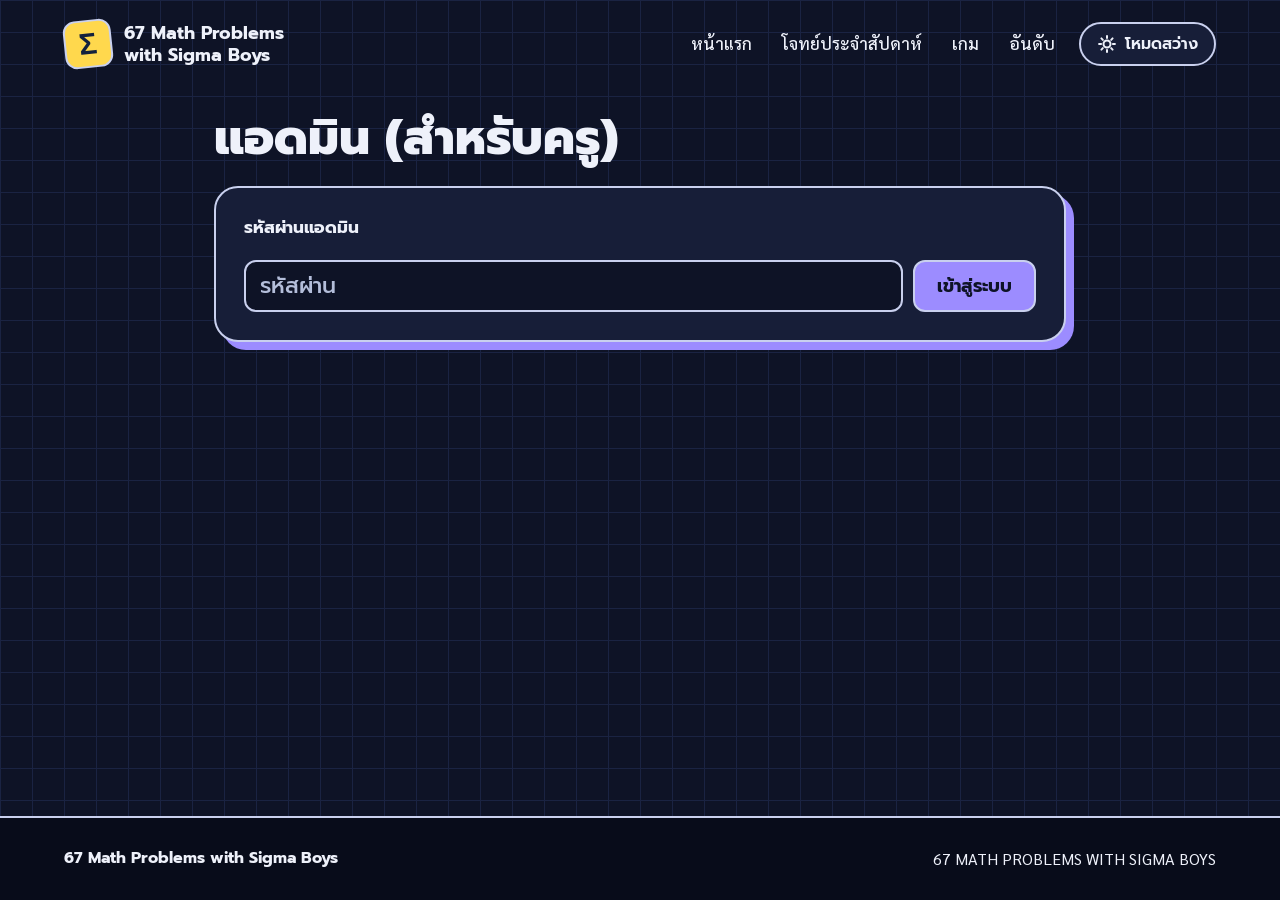
<file: admin/index.html>
<!doctype html><html lang="th"><head><meta charset="utf-8"><meta name="viewport" content="width=device-width,initial-scale=1,viewport-fit=cover"><title>แอดมิน | 67 Math Problems</title><meta name="description" content="เว็บไซต์ชมรมคณิตศาสตร์ 67 Math Problems with Sigma Boys"><script>(function(){var t='dark';try{t=localStorage.getItem('sigma-theme')||'dark'}catch(e){}document.documentElement.setAttribute('data-theme',t==='light'?'light':'dark')})();</script><link rel="preconnect" href="https://fonts.googleapis.com"><link rel="preconnect" href="https://fonts.gstatic.com" crossorigin><link href="https://fonts.googleapis.com/css2?family=Prompt:wght@500;600;700;800&family=Sarabun:wght@400;500;700&display=swap" rel="stylesheet"><link rel="stylesheet" href="/assets/site.css"><meta name="robots" content="noindex,nofollow"><script src="/assets/site.js"></script></head><body><!--nav--><div class="wrap"><div class="nav"><a class="logo" href="/"><span class="sig" aria-hidden="true">Σ</span><b>67 Math Problems<br>with Sigma Boys</b></a><div class="links"><a class="nl" href="/">หน้าแรก</a><a class="nl" href="/puzzles/">โจทย์ประจำสัปดาห์</a><a class="nl" href="/games/">เกม</a><a class="nl" href="/leaderboard/">อันดับ</a><button class="tg" id="themeBtn" type="button" aria-label="สลับโหมดมืดและสว่าง"><span class="to-light"><svg width="20" height="20" viewBox="0 0 24 24" fill="none" stroke="currentColor" stroke-width="2.4" stroke-linecap="round" stroke-linejoin="round" aria-hidden="true"><circle cx="12" cy="12" r="4.2"/><path d="M12 2.5v2.4M12 19.1v2.4M2.5 12h2.4M19.1 12h2.4M5.3 5.3l1.7 1.7M17 17l1.7 1.7M18.7 5.3L17 7M7 17l-1.7 1.7"/></svg>โหมดสว่าง</span><span class="to-dark"><svg width="20" height="20" viewBox="0 0 24 24" fill="none" stroke="currentColor" stroke-width="2.4" stroke-linecap="round" stroke-linejoin="round" aria-hidden="true"><path d="M20.5 14.2A8.5 8.5 0 1 1 9.8 3.5a6.8 6.8 0 0 0 10.7 10.7z"/></svg>โหมดมืด</span></button></div></div></div><!--/nav--><div class="main">
<div class="wrap" style="padding-top:44px;padding-bottom:64px;max-width:900px;display:flex;flex-direction:column;gap:20px">
  <h1 class="pg-title" style="font-size:clamp(34px,7vw,48px)">แอดมิน (สำหรับครู)</h1>
  <form class="pbox" id="lg" style="gap:14px;flex:none"><label class="fl" for="pw">รหัสผ่านแอดมิน</label>
    <div class="row"><input class="inp" id="pw" type="password" autocomplete="current-password" placeholder="รหัสผ่าน"><button class="ck" type="submit">เข้าสู่ระบบ</button></div>
    <div class="fb f-no" id="lgErr" hidden></div></form>
  <div id="panel" hidden style="display:flex;flex-direction:column;gap:20px">
    <div class="pbox" style="gap:16px;flex:none">
      <div class="pf" style="font-weight:800;font-size:24px">สถานะเช็กชื่อ: <span id="stTxt"></span></div>
      <div class="row" style="align-items:center">
        <label class="fl" for="wk" style="margin:0">สัปดาห์ที่</label><input class="inp" id="wk" style="flex:0 0 100px" inputmode="numeric" maxlength="3">
        <label class="fl" for="kd" style="margin:0">ประเภท</label><select class="inp" id="kd" style="flex:0 0 160px;appearance:auto"><option value="puzzle">โจทย์</option><option value="game">เกม</option></select>
      </div>
      <div class="row"><button class="btn b-acc" id="bOpen" type="button">เปิดเช็กชื่อ</button><button class="btn b-card" id="bClose" type="button">ปิดเช็กชื่อ</button><button class="rb" id="bRef" type="button">รีเฟรชรายชื่อ</button></div>
      <div class="fb f-ok" id="stMsg" hidden></div>
    </div>
    <div class="pbox" style="gap:14px;flex:none">
      <div class="pf" style="font-weight:800;font-size:24px">รายชื่อที่เช็กชื่อ: <span id="cnt">0</span> คน</div>
      <form id="addF" autocomplete="off" style="display:flex;flex-direction:column;gap:10px;padding:14px;border:2px dashed var(--grid);border-radius:14px">
        <div class="pf" style="font-weight:800;font-size:19px">เช็กชื่อแทนนักเรียน (ใช้ได้แม้ปิดเช็กชื่ออยู่)</div>
        <div class="row" style="align-items:center"><input class="inp" id="addId" inputmode="numeric" maxlength="5" placeholder="เลขประจำตัว 5 หลัก" style="flex:1 1 180px"><input class="inp" id="addNk" maxlength="20" placeholder="ชื่อเล่น (ไม่บังคับ)" style="flex:1 1 180px"><button class="btn b-acc" type="submit" id="addBtn" style="flex:none">เพิ่มเช็กชื่อ</button></div>
        <div class="fb f-ok" id="addMsg" hidden></div>
      </form>
      <div id="rankNote" class="muted" style="font-size:16px;line-height:1.5" hidden>สัปดาห์ที่เป็นเกม: ใส่ลำดับในเกมของแต่ละคน (1 = ชนะ) หรือใส่ผลรวมอันดับของหลายรอบก็ได้ (น้อย = ดีกว่า) แล้วกดบันทึกอันดับ ระบบจะเรียงเป็นอันดับให้เอง ตัวเลขเท่ากันได้อันดับร่วมและคะแนนเท่ากัน คนถัดไปข้ามอันดับ (เช่น 1, 2, 2, 4) คนที่เว้นว่างจะได้ 1 คะแนน</div>
      <div style="overflow-x:auto"><table style="width:100%;border-collapse:collapse;font-size:17px" id="tb"><thead><tr style="text-align:left;color:var(--muted);font-size:14px"><th style="padding:6px">ชื่อ-นามสกุล</th><th style="padding:6px">ชั้น/ห้อง/เลขที่</th><th style="padding:6px">ชื่อเล่น</th><th style="padding:6px" class="rk">ลำดับในเกม</th><th style="padding:6px">ลบ</th></tr></thead><tbody id="tbody"></tbody></table></div>
      <div class="row"><button class="btn b-gold" id="bRank" type="button" hidden>บันทึกอันดับเกม</button></div>
      <div class="fb f-ok" id="rkMsg" hidden></div>
    </div>
    <div class="pbox" style="gap:14px;flex:none">
      <div class="pf" style="font-weight:800;font-size:24px">ตารางสรุปการเข้าร่วม</div>
      <div class="muted" style="font-size:16px;line-height:1.5">นักเรียนทุกคนในรายชื่อ กับทุกสัปดาห์ที่มีการเช็กชื่อ แต่ละช่องบอกว่ามาไหม ได้อันดับที่เท่าไร และได้กี่คะแนน (ใช้ไฟล์ supabase-weekly.sql)</div>
      <div class="row"><button class="btn b-card" id="bAtt" type="button">แสดงตาราง</button><button class="btn b-gold" id="bCsv" type="button" disabled>ส่งออก CSV</button></div>
      <div class="fb f-ok" id="attMsg" hidden></div>
      <div id="attWrap" hidden style="overflow-x:auto;max-height:70vh;overflow-y:auto;border:2px solid var(--grid);border-radius:14px"><table id="attTb" style="border-collapse:collapse;font-size:15px;min-width:100%"></table></div>
    </div>
  </div>
</div>
<style>.fl{display:block;margin-bottom:6px;font-family:Prompt,'Noto Sans Thai',sans-serif;font-weight:700;font-size:17px;line-height:1.4}#tbody td{padding:8px 6px;border-top:1.5px solid var(--grid)}#attTb th,#attTb td{padding:6px 8px;border-bottom:1.5px solid var(--grid);text-align:left;white-space:nowrap;vertical-align:top}#attTb thead th{position:sticky;top:0;background:var(--card);color:var(--muted);font-size:13px;font-weight:700;z-index:1}#attTb .ab{color:var(--muted)}#attTb .wc{line-height:1.35;text-align:center}#attTb .wc small{display:block;color:var(--muted)}</style>
<script>
(function(){
  var $=function(i){return document.getElementById(i)}, PW="", ST=null, ROWS=[];
  function esc(s){return String(s==null?"":s).replace(/[&<>"]/g,function(c){return {"&":"&amp;","<":"&lt;",">":"&gt;",'"':"&quot;"}[c]})}
  function flash(id,t,bad){ var e=$(id); e.className="fb "+(bad?"f-no":"f-ok"); e.textContent=t; e.hidden=false; }
  function refresh(){
    return sigmaRpc("admin_state",{p_pass:PW}).then(function(s){
      if(!s||!s.ok){ $("panel").hidden=true; $("lg").hidden=false; var e=$("lgErr"); e.textContent="รหัสผ่านไม่ถูกต้อง หรือยังไม่ได้ตั้งรหัสผ่านใน Supabase"; e.hidden=false; try{sessionStorage.removeItem("sigma-admin")}catch(x){} return; }
      ST=s; $("lg").hidden=true; $("panel").hidden=false;
      $("stTxt").textContent=(s.open?"เปิดอยู่":"ปิดอยู่")+" (สัปดาห์ที่ "+s.week+", "+(s.kind==="game"?"เกม":"โจทย์")+")";
      $("stTxt").style.color=s.open?"#2E9E5B":"var(--muted)";
      if(!$("wk").value) { $("wk").value=s.week; $("kd").value=s.kind; }
      return loadList(s.week, s.kind);
    });
  }
  function loadList(week,kind){
    return sigmaRpc("admin_checkins",{p_pass:PW,p_week:week}).then(function(rows){
      ROWS=rows||[]; $("cnt").textContent=ROWS.length;
      var game = kind==="game";
      $("rankNote").hidden=!game; $("bRank").hidden=!game;
      var th=document.querySelectorAll(".rk"); for(var i=0;i<th.length;i++) th[i].style.display=game?"":"none";
      $("tbody").innerHTML=ROWS.map(function(r){
        return '<tr><td>'+esc(r.name)+'</td><td>ม.'+r.grade+'/'+r.room+'/'+r.number+'</td><td>'+esc(r.nick||"—")+'</td>'+(game?'<td class="rk"><input class="inp" data-id="'+r.id+'" value="'+(r.rank||"")+'" inputmode="numeric" style="min-height:40px;width:80px;font-size:18px;flex:none"></td>':'<td class="rk" style="display:none"></td>')+'<td><button class="rb" type="button" data-del="'+r.id+'" aria-label="ลบรายการของ '+esc(r.name)+'">ลบ</button></td></tr>';
      }).join("");
    });
  }
  function save(open){
    var wk=parseInt($("wk").value,10), kd=$("kd").value;
    if(!(wk>=1)){ flash("stMsg","ใส่เลขสัปดาห์ให้ถูกต้อง",true); return; }
    sigmaRpc("admin_set",{p_pass:PW,p_open:open,p_week:wk,p_kind:kd}).then(function(ok){
      if(!ok){ flash("stMsg","บันทึกไม่สำเร็จ",true); return; }
      flash("stMsg", open?"เปิดเช็กชื่อสัปดาห์ที่ "+wk+" แล้ว":"ปิดเช็กชื่อแล้ว"); return refresh();
    }).catch(function(){ flash("stMsg","เชื่อมต่อไม่ได้",true); });
  }
  $("lg").addEventListener("submit",function(e){ e.preventDefault(); PW=$("pw").value; try{sessionStorage.setItem("sigma-admin",PW)}catch(x){} refresh().catch(function(){ var er=$("lgErr"); er.textContent="เชื่อมต่อไม่ได้"; er.hidden=false; }); });
  $("bOpen").addEventListener("click",function(){ save(true); });
  $("bClose").addEventListener("click",function(){ save(false); });
  $("bRef").addEventListener("click",function(){ refresh(); });
  $("tbody").addEventListener("click",function(e){
    var b=e.target.closest("[data-del]"); if(!b) return;
    var id=parseInt(b.getAttribute("data-del"),10), row=null;
    for(var i=0;i<ROWS.length;i++) if(ROWS[i].id===id) row=ROWS[i];
    if(!row || !confirm("ลบรายการเช็กชื่อของ "+row.name+" (ม."+row.grade+"/"+row.room+"/"+row.number+") ใช่ไหม? ลบแล้วกู้คืนไม่ได้")) return;
    sigmaRpc("admin_delete_checkin",{p_pass:PW,p_id:id}).then(function(ok){
      flash("rkMsg", ok?"ลบรายการแล้ว":"ลบไม่สำเร็จ", !ok); if(ok) return loadList(ST.week,ST.kind);
    }).catch(function(){ flash("rkMsg","ลบไม่สำเร็จ (ยังไม่ได้เพิ่มฟังก์ชัน admin_delete_checkin ใน Supabase หรือเชื่อมต่อไม่ได้)",true); });
  });
  $("addF").addEventListener("submit",function(e){
    e.preventDefault();
    var id=$("addId").value.trim(), nk=$("addNk").value.trim();
    if(!/^[0-9]{5}$/.test(id)){ flash("addMsg","กรอกเลขประจำตัวให้ครบ 5 หลัก",true); return; }
    if(!ST){ flash("addMsg","ยังไม่ได้โหลดสถานะ ลองรีเฟรชรายชื่อ",true); return; }
    $("addBtn").disabled=true;
    sigmaRpc("admin_add_checkin",{p_pass:PW,p_week:ST.week,p_student:id,p_nick:nk}).then(function(r){
      $("addBtn").disabled=false;
      var k=r&&r.r, nm=r&&r.name;
      if(k==="ok"){ flash("addMsg","เพิ่มแล้ว: "+nm+" (สัปดาห์ที่ "+ST.week+")"); $("addId").value=""; $("addNk").value=""; $("addId").focus(); return loadList(ST.week,ST.kind); }
      if(k==="already") flash("addMsg",nm+" เช็กชื่อสัปดาห์นี้ไปแล้ว",true);
      else if(k==="unknown_student") flash("addMsg","ไม่พบเลขประจำตัวนี้ในรายชื่อ",true);
      else if(k==="bad_nick") flash("addMsg","ชื่อเล่นนี้ใช้ไม่ได้",true);
      else if(k==="forbidden") flash("addMsg","รหัสผ่านไม่ถูกต้อง",true);
      else flash("addMsg","ข้อมูลไม่ถูกต้อง",true);
    }).catch(function(){ $("addBtn").disabled=false; flash("addMsg","ไม่สำเร็จ (ยังไม่ได้เพิ่มฟังก์ชัน admin_add_checkin ใน Supabase หรือเชื่อมต่อไม่ได้)",true); });
  });
  $("bRank").addEventListener("click",function(){
    var inputs=document.querySelectorAll("#tbody input[data-id]"), arr=[];
    for(var i=0;i<inputs.length;i++){ var v=parseInt(inputs[i].value,10); if(v>=1) arr.push({id:parseInt(inputs[i].getAttribute("data-id"),10),r:v}); }
    arr.sort(function(a,b){return a.r-b.r});
    sigmaRpc("admin_set_ranks2",{p_pass:PW,p_week:ST.week,p_ids:arr.map(function(x){return x.id}),p_vals:arr.map(function(x){return x.r})}).then(function(ok){
      flash("rkMsg", ok?"บันทึกอันดับเกมแล้ว ("+arr.length+" คน) ช่องอันดับแสดงอันดับที่ระบบเรียงให้":"บันทึกไม่สำเร็จ", !ok); if(ok) return loadList(ST.week,ST.kind);
    }).catch(function(){ flash("rkMsg","บันทึกไม่สำเร็จ (ยังไม่ได้รัน supabase-tied-ranks.sql ใน Supabase หรือเชื่อมต่อไม่ได้)",true); });
  });
  var ATT=null;
  function attCell(by,w){ for(var i=0;i<by.length;i++) if(by[i].w===w) return by[i]; return null; }
  function wkName(w){ return "สัปดาห์ "+w.week+(w.title?" "+w.title:""); }
  $("bAtt").addEventListener("click",function(){
    $("bAtt").disabled=true; flash("attMsg","กำลังโหลด…");
    sigmaRpc("admin_attendance",{p_pass:PW}).then(function(d){
      $("bAtt").disabled=false;
      if(!d){ flash("attMsg","รหัสผ่านไม่ถูกต้อง",true); return; }
      ATT=d; var W=d.weeks||[], R=d.rows||[];
      var h='<thead><tr><th>ชื่อ-นามสกุล</th><th>ชั้น/ห้อง/เลขที่</th><th>ชื่อเล่น</th>'+W.map(function(w){return '<th class="wc">'+esc(wkName(w))+'</th>';}).join("")+'<th class="wc">มา (ครั้ง)</th><th class="wc">คะแนนรวม</th></tr></thead><tbody>';
      h+=R.map(function(r){
        var by=r.by||[];
        return '<tr><td>'+esc(r.name)+(r.sid?"":' <small class="ab">(ไม่อยู่ในรายชื่อ)</small>')+'</td><td>ม.'+r.grade+'/'+r.room+'/'+r.number+'</td><td>'+esc(r.nick||"—")+'</td>'+
          W.map(function(w){ var c=attCell(by,w.week); return c?'<td class="wc">✓ '+(c.r?"อันดับ "+c.r:"ไม่มีอันดับ")+'<small>'+c.p+' คะแนน</small></td>':'<td class="wc ab">–</td>'; }).join("")+
          '<td class="wc">'+by.length+'</td><td class="wc"><b>'+(r.points||0)+'</b></td></tr>';
      }).join("")+'</tbody>';
      $("attTb").innerHTML=h; $("attWrap").hidden=false; $("bCsv").disabled=false;
      flash("attMsg","นักเรียน "+R.length+" คน "+W.length+" สัปดาห์");
    }).catch(function(){ $("bAtt").disabled=false; flash("attMsg","โหลดไม่สำเร็จ (ยังไม่ได้รัน supabase-weekly.sql ใน Supabase หรือเชื่อมต่อไม่ได้)",true); });
  });
  function csvCell(v){ v=v==null?"":String(v); if(/^[=+\-@\t\r]/.test(v)) v="'"+v; return /[",\n\r]/.test(v)?'"'+v.replace(/"/g,'""')+'"':v; }
  $("bCsv").addEventListener("click",function(){
    if(!ATT) return;
    var W=ATT.weeks||[], head=["เลขประจำตัว","ชื่อ-นามสกุล","ชั้น","ห้อง","เลขที่","ชื่อเล่น"];
    W.forEach(function(w){ head.push("สัปดาห์ "+w.week+" มา","สัปดาห์ "+w.week+" อันดับ","สัปดาห์ "+w.week+" คะแนน"); });
    head.push("มา (ครั้ง)","คะแนนรวม");
    var lines=[head.map(csvCell).join(",")];
    (ATT.rows||[]).forEach(function(r){
      var by=r.by||[], a=[r.sid||"",r.name,r.grade,r.room,r.number,r.nick||""];
      W.forEach(function(w){ var c=attCell(by,w.week); a.push(c?1:0, c&&c.r?c.r:"", c?c.p:0); });
      a.push(by.length, r.points||0);
      lines.push(a.map(csvCell).join(","));
    });
    var d=new Date(), f="attendance-"+d.getFullYear()+"-"+("0"+(d.getMonth()+1)).slice(-2)+"-"+("0"+d.getDate()).slice(-2)+".csv";
    var blob=new Blob(["\ufeff"+lines.join("\r\n")],{type:"text/csv;charset=utf-8"}), u=URL.createObjectURL(blob), el=document.createElement("a");
    el.href=u; el.download=f; document.body.appendChild(el); el.click(); el.remove(); setTimeout(function(){URL.revokeObjectURL(u)},2000);
  });
  try{ var p=sessionStorage.getItem("sigma-admin"); if(p){ PW=p; refresh().catch(function(){}); } }catch(x){}
})();
</script></div><!--foot--><div class="foot"><div class="wrap"><span class="pf" style="font-weight:700">67 Math Problems with Sigma Boys</span><span>67 MATH PROBLEMS WITH SIGMA BOYS</span></div></div><!--/foot--></body></html>
</file>
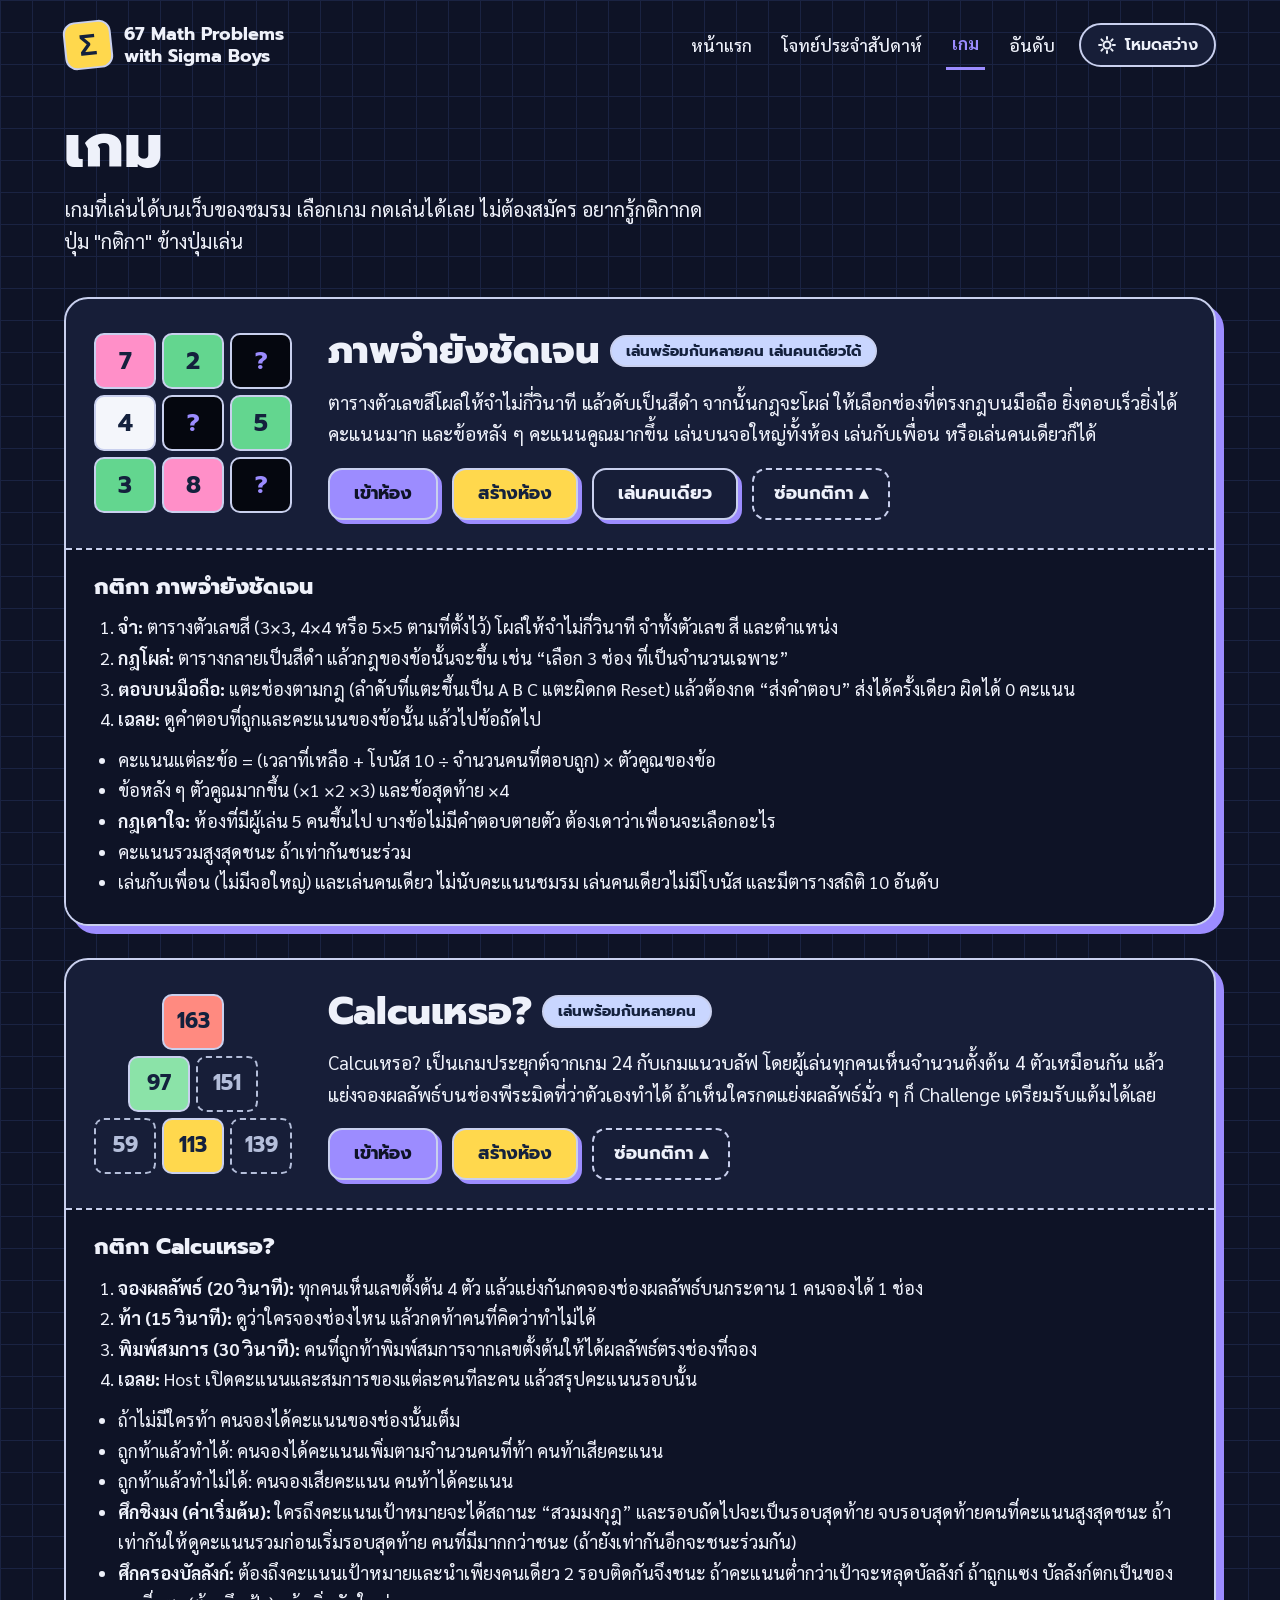
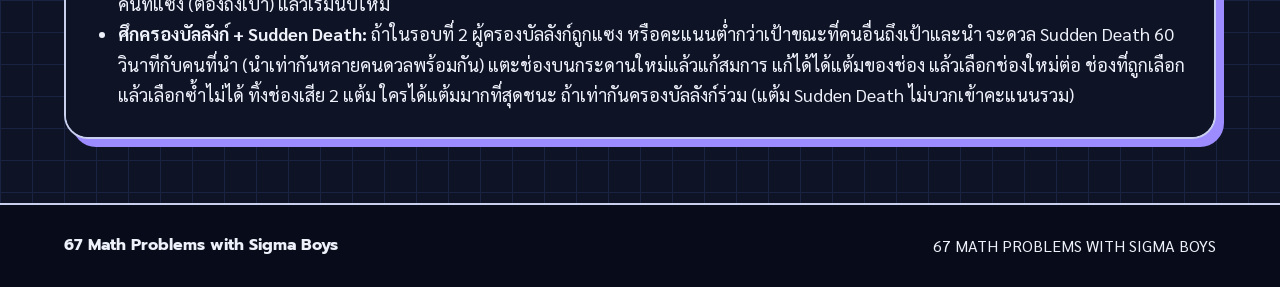
<file: games/index.html>
<!doctype html><html lang="th"><head><meta charset="utf-8"><meta name="viewport" content="width=device-width,initial-scale=1,viewport-fit=cover"><title>เกม | 67 Math Problems</title><meta name="description" content="เว็บไซต์ชมรมคณิตศาสตร์ 67 Math Problems with Sigma Boys"><script>(function(){var t='dark';try{t=localStorage.getItem('sigma-theme')||'dark'}catch(e){}document.documentElement.setAttribute('data-theme',t==='light'?'light':'dark')})();</script><link rel="preconnect" href="https://fonts.googleapis.com"><link rel="preconnect" href="https://fonts.gstatic.com" crossorigin><link href="https://fonts.googleapis.com/css2?family=Prompt:wght@500;600;700;800&family=Sarabun:wght@400;500;700&display=swap" rel="stylesheet"><link rel="icon" type="image/svg+xml" href="/assets/favicon.svg"><link rel="icon" href="/favicon.ico" sizes="48x48"><link rel="apple-touch-icon" href="/assets/apple-touch-icon.png"><meta property="og:type" content="website"><meta property="og:site_name" content="67 Math Problems with Sigma Boys"><meta property="og:locale" content="th_TH"><meta property="og:title" content="เกม | 67 Math Problems"><meta property="og:description" content="โจทย์และเกมคณิตศาสตร์ประจำสัปดาห์ของชมรมคณิตศาสตร์ โรงเรียนวัดสุทธิวราราม เล่นได้ทุกคน"><meta property="og:url" content="https://math-club-site.vercel.app/games/"><meta property="og:image" content="https://math-club-site.vercel.app/assets/og.png"><meta property="og:image:width" content="1200"><meta property="og:image:height" content="630"><meta name="twitter:card" content="summary_large_image"><link rel="stylesheet" href="/assets/site.css"><script src="/assets/site.js"></script></head><body><div class="wrap"><div class="nav"><a class="logo" href="/"><span class="sig" aria-hidden="true">Σ</span><b>67 Math Problems<br>with Sigma Boys</b></a><div class="links"><a class="nl" href="/">หน้าแรก</a><a class="nl" href="/puzzles/">โจทย์ประจำสัปดาห์</a><a class="nl on" href="/games/">เกม</a><a class="nl" href="/leaderboard/">อันดับ</a><button class="tg" id="themeBtn" type="button" aria-label="สลับโหมดมืดและสว่าง"><span class="to-light"><svg width="20" height="20" viewBox="0 0 24 24" fill="none" stroke="currentColor" stroke-width="2.4" stroke-linecap="round" stroke-linejoin="round" aria-hidden="true"><circle cx="12" cy="12" r="4.2"/><path d="M12 2.5v2.4M12 19.1v2.4M2.5 12h2.4M19.1 12h2.4M5.3 5.3l1.7 1.7M17 17l1.7 1.7M18.7 5.3L17 7M7 17l-1.7 1.7"/></svg>โหมดสว่าง</span><span class="to-dark"><svg width="20" height="20" viewBox="0 0 24 24" fill="none" stroke="currentColor" stroke-width="2.4" stroke-linecap="round" stroke-linejoin="round" aria-hidden="true"><path d="M20.5 14.2A8.5 8.5 0 1 1 9.8 3.5a6.8 6.8 0 0 0 10.7 10.7z"/></svg>โหมดมืด</span></button></div></div></div><div class="main">
<div class="wrap" style="padding-top:44px;padding-bottom:28px;display:flex;flex-direction:column;gap:12px">
  <h1 class="pg-title">เกม</h1>
  <p class="lead">เกมที่เล่นได้บนเว็บของชมรม เลือกเกม กดเล่นได้เลย ไม่ต้องสมัคร อยากรู้กติกากดปุ่ม "กติกา" ข้างปุ่มเล่น</p>
</div>
<div class="wrap" style="padding-top:12px;padding-bottom:64px;display:flex;flex-direction:column;gap:32px">
  <div class="gc" id="mathmory">
    <div class="gb">
      <div style="display:grid;grid-template-columns:repeat(3,auto);gap:6px" aria-hidden="true"><span style="width:62px;height:56px;border-radius:10px;border:2px solid var(--edge);background:#FF8FC8;display:flex;align-items:center;justify-content:center;font-family:Prompt,sans-serif;font-weight:700;font-size:24px;color:#14213D">7</span><span style="width:62px;height:56px;border-radius:10px;border:2px solid var(--edge);background:#63D68F;display:flex;align-items:center;justify-content:center;font-family:Prompt,sans-serif;font-weight:700;font-size:24px;color:#14213D">2</span><span style="width:62px;height:56px;border-radius:10px;border:2px solid var(--edge);background:#05070F;display:flex;align-items:center;justify-content:center;font-family:Prompt,sans-serif;font-weight:700;font-size:24px;color:#9C8CFF">?</span><span style="width:62px;height:56px;border-radius:10px;border:2px solid var(--edge);background:#F4F6FB;display:flex;align-items:center;justify-content:center;font-family:Prompt,sans-serif;font-weight:700;font-size:24px;color:#14213D">4</span><span style="width:62px;height:56px;border-radius:10px;border:2px solid var(--edge);background:#05070F;display:flex;align-items:center;justify-content:center;font-family:Prompt,sans-serif;font-weight:700;font-size:24px;color:#9C8CFF">?</span><span style="width:62px;height:56px;border-radius:10px;border:2px solid var(--edge);background:#63D68F;display:flex;align-items:center;justify-content:center;font-family:Prompt,sans-serif;font-weight:700;font-size:24px;color:#14213D">5</span><span style="width:62px;height:56px;border-radius:10px;border:2px solid var(--edge);background:#63D68F;display:flex;align-items:center;justify-content:center;font-family:Prompt,sans-serif;font-weight:700;font-size:24px;color:#14213D">3</span><span style="width:62px;height:56px;border-radius:10px;border:2px solid var(--edge);background:#FF8FC8;display:flex;align-items:center;justify-content:center;font-family:Prompt,sans-serif;font-weight:700;font-size:24px;color:#14213D">8</span><span style="width:62px;height:56px;border-radius:10px;border:2px solid var(--edge);background:#05070F;display:flex;align-items:center;justify-content:center;font-family:Prompt,sans-serif;font-weight:700;font-size:24px;color:#9C8CFF">?</span></div>
      <div style="flex:1 1 320px;min-width:0;display:flex;flex-direction:column;gap:12px">
        <div style="display:flex;flex-wrap:wrap;align-items:center;gap:10px">
          <h2 style="font-weight:800;font-size:38px;line-height:1.25">ภาพจำยังชัดเจน</h2>
          <span style="padding:3px 14px;border-radius:99px;background:#C9D6FF;color:#14213D;border:2px solid var(--edge);font-family:Prompt,'Noto Sans Thai',sans-serif;font-weight:700;font-size:15px;line-height:1.5">เล่นพร้อมกันหลายคน เล่นคนเดียวได้</span>
        </div>
        <p style="margin:0;font-size:19px;line-height:1.65">ตารางตัวเลขสีโผล่ให้จำไม่กี่วินาที แล้วดับเป็นสีดำ จากนั้นกฎจะโผล่ ให้เลือกช่องที่ตรงกฎบนมือถือ ยิ่งตอบเร็วยิ่งได้คะแนนมาก และข้อหลัง ๆ คะแนนคูณมากขึ้น เล่นบนจอใหญ่ทั้งห้อง เล่นกับเพื่อน หรือเล่นคนเดียวก็ได้</p>
        <div style="display:flex;flex-wrap:wrap;gap:14px;margin-top:6px">
          <a class="btn b-acc" href="/mathmory/#player">เข้าห้อง</a>
          <a class="btn b-gold" href="/mathmory/#create">สร้างห้อง</a>
          <a class="btn b-card" href="/mathmory/#solo">เล่นคนเดียว</a>
          <button class="rb" type="button" data-rule="r2">ซ่อนกติกา ▴</button>
        </div>
        <div class="fb f-hint" id="ckGame" hidden style="margin-top:6px"><b>เปิดเช็กชื่อประจำสัปดาห์อยู่</b> สมาชิกชมรมเช็กชื่อได้หลังเล่นเกม คนนอกชมรมข้ามได้เลย<br><a class="go" href="/checkin/" style="text-decoration:underline">เช็กชื่อประจำสัปดาห์ →</a></div>
      </div>
    </div>
    <div class="rules" id="r2">
      <h3>กติกา ภาพจำยังชัดเจน</h3>
      <ol>
        <li><b>จำ:</b> ตารางตัวเลขสี (3×3, 4×4 หรือ 5×5 ตามที่ตั้งไว้) โผล่ให้จำไม่กี่วินาที จำทั้งตัวเลข สี และตำแหน่ง</li>
        <li><b>กฎโผล่:</b> ตารางกลายเป็นสีดำ แล้วกฎของข้อนั้นจะขึ้น เช่น “เลือก 3 ช่อง ที่เป็นจำนวนเฉพาะ”</li>
        <li><b>ตอบบนมือถือ:</b> แตะช่องตามกฎ (ลำดับที่แตะขึ้นเป็น A B C แตะผิดกด Reset) แล้วต้องกด “ส่งคำตอบ” ส่งได้ครั้งเดียว ผิดได้ 0 คะแนน</li>
        <li><b>เฉลย:</b> ดูคำตอบที่ถูกและคะแนนของข้อนั้น แล้วไปข้อถัดไป</li>
      </ol>
      <ul>
        <li>คะแนนแต่ละข้อ = (เวลาที่เหลือ + โบนัส 10 ÷ จำนวนคนที่ตอบถูก) × ตัวคูณของข้อ</li>
        <li>ข้อหลัง ๆ ตัวคูณมากขึ้น (×1 ×2 ×3) และข้อสุดท้าย ×4</li>
        <li><b>กฎเดาใจ:</b> ห้องที่มีผู้เล่น 5 คนขึ้นไป บางข้อไม่มีคำตอบตายตัว ต้องเดาว่าเพื่อนจะเลือกอะไร</li>
        <li>คะแนนรวมสูงสุดชนะ ถ้าเท่ากันชนะร่วม</li>
        <li>เล่นกับเพื่อน (ไม่มีจอใหญ่) และเล่นคนเดียว ไม่นับคะแนนชมรม เล่นคนเดียวไม่มีโบนัส และมีตารางสถิติ 10 อันดับ</li>
      </ul>
    </div>
  </div>
  <div class="gc" id="calcu">
    <div class="gb">
      <div style="display:flex;flex-direction:column;gap:6px;align-items:center" aria-hidden="true"><div style="display:flex;gap:6px"><span class="pt" style="background:#FF8A80">163</span></div><div style="display:flex;gap:6px"><span class="pt" style="background:#8BE3A8">97</span><span class="pe">151</span></div><div style="display:flex;gap:6px"><span class="pe">59</span><span class="pt" style="background:#FFD84D">113</span><span class="pe">139</span></div></div>
      <div style="flex:1 1 320px;min-width:0;display:flex;flex-direction:column;gap:12px">
        <div style="display:flex;flex-wrap:wrap;align-items:center;gap:10px">
          <h2 style="font-weight:800;font-size:38px;line-height:1.25">Calcuเหรอ?</h2>
          <span style="padding:3px 14px;border-radius:99px;background:#C9D6FF;color:#14213D;border:2px solid var(--edge);font-family:Prompt,'Noto Sans Thai',sans-serif;font-weight:700;font-size:15px;line-height:1.5">เล่นพร้อมกันหลายคน</span>
        </div>
        <p style="margin:0;font-size:19px;line-height:1.65">Calcuเหรอ? เป็นเกมประยุกต์จากเกม 24 กับเกมแนวบลัฟ โดยผู้เล่นทุกคนเห็นจำนวนตั้งต้น 4 ตัวเหมือนกัน แล้วแย่งจองผลลัพธ์บนช่องพีระมิดที่ว่าตัวเองทำได้ ถ้าเห็นใครกดแย่งผลลัพธ์มั่ว ๆ ก็ Challenge เตรียมรับแต้มได้เลย</p>
        <div style="display:flex;flex-wrap:wrap;gap:14px;margin-top:6px">
          <a class="btn b-acc" href="/calcu/#player">เข้าห้อง</a>
          <a class="btn b-gold" href="/calcu/#create">สร้างห้อง</a>
          <button class="rb" type="button" data-rule="r1">ซ่อนกติกา ▴</button>
        </div>
      </div>
    </div>
    <div class="rules" id="r1">
      <h3>กติกา Calcuเหรอ?</h3>
      <ol>
        <li><b>จองผลลัพธ์ (20 วินาที):</b> ทุกคนเห็นเลขตั้งต้น 4 ตัว แล้วแย่งกันกดจองช่องผลลัพธ์บนกระดาน 1 คนจองได้ 1 ช่อง</li>
        <li><b>ท้า (15 วินาที):</b> ดูว่าใครจองช่องไหน แล้วกดท้าคนที่คิดว่าทำไม่ได้</li>
        <li><b>พิมพ์สมการ (30 วินาที):</b> คนที่ถูกท้าพิมพ์สมการจากเลขตั้งต้นให้ได้ผลลัพธ์ตรงช่องที่จอง</li>
        <li><b>เฉลย:</b> Host เปิดคะแนนและสมการของแต่ละคนทีละคน แล้วสรุปคะแนนรอบนั้น</li>
      </ol>
      <ul>
        <li>ถ้าไม่มีใครท้า คนจองได้คะแนนของช่องนั้นเต็ม</li>
        <li>ถูกท้าแล้วทำได้: คนจองได้คะแนนเพิ่มตามจำนวนคนที่ท้า คนท้าเสียคะแนน</li>
        <li>ถูกท้าแล้วทำไม่ได้: คนจองเสียคะแนน คนท้าได้คะแนน</li>
        <li><b>ศึกชิงมง (ค่าเริ่มต้น):</b> ใครถึงคะแนนเป้าหมายจะได้สถานะ “สวมมงกุฎ” และรอบถัดไปจะเป็นรอบสุดท้าย จบรอบสุดท้ายคนที่คะแนนสูงสุดชนะ ถ้าเท่ากันให้ดูคะแนนรวมก่อนเริ่มรอบสุดท้าย คนที่มีมากกว่าชนะ (ถ้ายังเท่ากันอีกจะชนะร่วมกัน)</li>
        <li><b>ศึกครองบัลลังก์:</b> ต้องถึงคะแนนเป้าหมายและนำเพียงคนเดียว 2 รอบติดกันจึงชนะ ถ้าคะแนนต่ำกว่าเป้าจะหลุดบัลลังก์ ถ้าถูกแซง บัลลังก์ตกเป็นของคนที่แซง (ต้องถึงเป้า) แล้วเริ่มนับใหม่</li>
        <li><b>ศึกครองบัลลังก์ + Sudden Death:</b> ถ้าในรอบที่ 2 ผู้ครองบัลลังก์ถูกแซง หรือคะแนนต่ำกว่าเป้าขณะที่คนอื่นถึงเป้าและนำ จะดวล Sudden Death 60 วินาทีกับคนที่นำ (นำเท่ากันหลายคนดวลพร้อมกัน) แตะช่องบนกระดานใหม่แล้วแก้สมการ แก้ได้ได้แต้มของช่อง แล้วเลือกช่องใหม่ต่อ ช่องที่ถูกเลือกแล้วเลือกซ้ำไม่ได้ ทิ้งช่องเสีย 2 แต้ม ใครได้แต้มมากที่สุดชนะ ถ้าเท่ากันครองบัลลังก์ร่วม (แต้ม Sudden Death ไม่บวกเข้าคะแนนรวม)</li>
      </ul>
    </div>
  </div>

</div><script>
</script></div><div class="foot"><div class="wrap"><span class="pf" style="font-weight:700">67 Math Problems with Sigma Boys</span><span>67 MATH PROBLEMS WITH SIGMA BOYS</span></div></div></body></html>
</file>
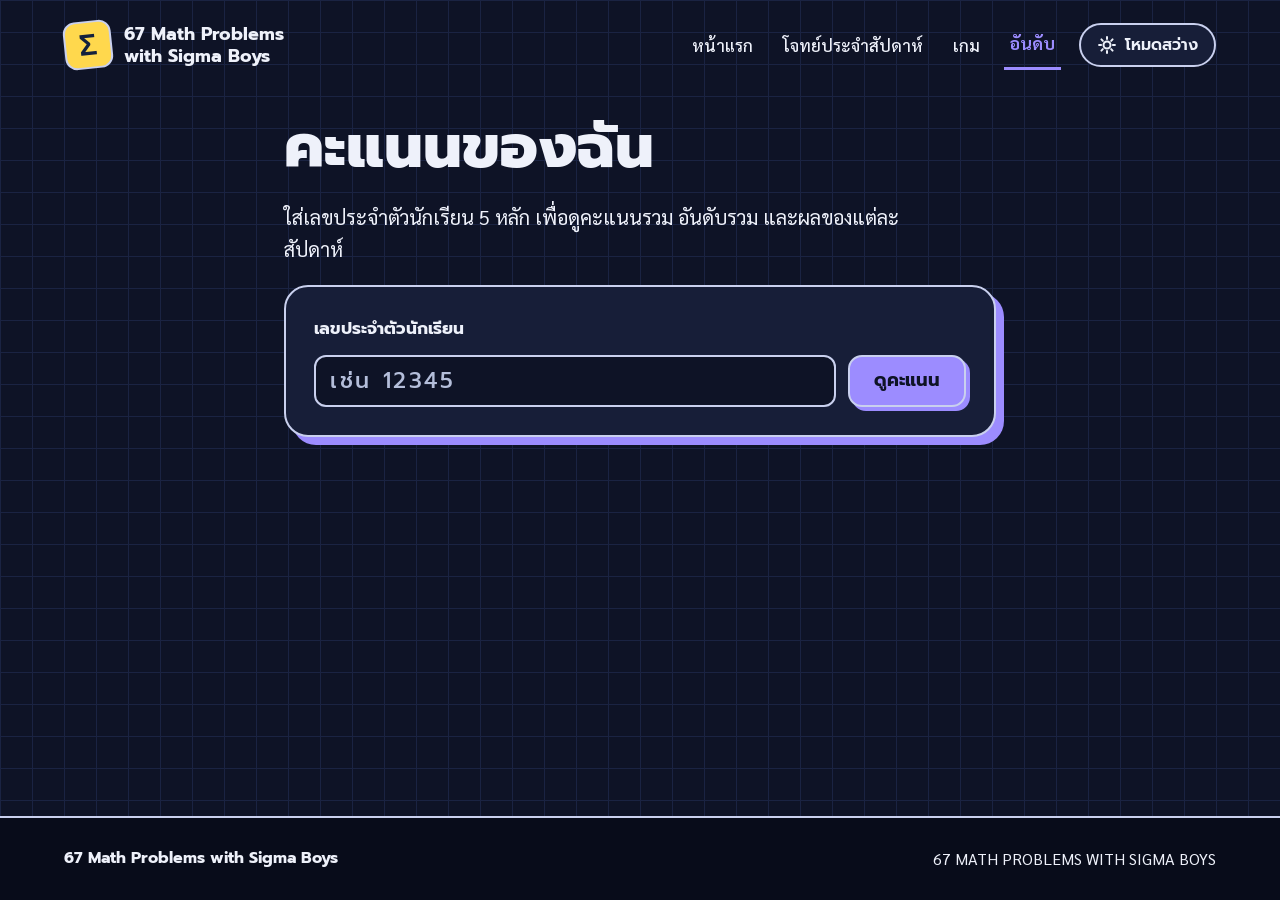
<file: myscore/index.html>
<!doctype html><html lang="th"><head><meta charset="utf-8"><meta name="viewport" content="width=device-width,initial-scale=1,viewport-fit=cover"><title>คะแนนของฉัน | 67 Math Problems</title><meta name="description" content="ดูคะแนนและอันดับของตัวเองในชมรม 67 Math Problems with Sigma Boys ด้วยเลขประจำตัว"><script>(function(){var t='dark';try{t=localStorage.getItem('sigma-theme')||'dark'}catch(e){}document.documentElement.setAttribute('data-theme',t==='light'?'light':'dark')})();</script><link rel="preconnect" href="https://fonts.googleapis.com"><link rel="preconnect" href="https://fonts.gstatic.com" crossorigin><link href="https://fonts.googleapis.com/css2?family=Prompt:wght@500;600;700;800&family=Sarabun:wght@400;500;700&display=swap" rel="stylesheet"><link rel="icon" type="image/svg+xml" href="/assets/favicon.svg"><link rel="icon" href="/favicon.ico" sizes="48x48"><link rel="apple-touch-icon" href="/assets/apple-touch-icon.png"><meta property="og:type" content="website"><meta property="og:site_name" content="67 Math Problems with Sigma Boys"><meta property="og:locale" content="th_TH"><meta property="og:title" content="คะแนนของฉัน | 67 Math Problems with Sigma Boys"><meta property="og:description" content="ดูคะแนนและอันดับของตัวเองในชมรม ด้วยเลขประจำตัว"><meta property="og:url" content="https://math-club-site.vercel.app/myscore/"><meta property="og:image" content="https://math-club-site.vercel.app/assets/og.png"><meta property="og:image:width" content="1200"><meta property="og:image:height" content="630"><meta name="twitter:card" content="summary_large_image"><link rel="stylesheet" href="/assets/site.css"><script src="/assets/site.js"></script></head><body><!--nav--><div class="wrap"><div class="nav"><a class="logo" href="/"><span class="sig" aria-hidden="true">Σ</span><b>67 Math Problems<br>with Sigma Boys</b></a><div class="links"><a class="nl" href="/">หน้าแรก</a><a class="nl" href="/puzzles/">โจทย์ประจำสัปดาห์</a><a class="nl" href="/games/">เกม</a><a class="nl on" href="/leaderboard/">อันดับ</a><button class="tg" id="themeBtn" type="button" aria-label="สลับโหมดมืดและสว่าง"><span class="to-light"><svg width="20" height="20" viewBox="0 0 24 24" fill="none" stroke="currentColor" stroke-width="2.4" stroke-linecap="round" stroke-linejoin="round" aria-hidden="true"><circle cx="12" cy="12" r="4.2"/><path d="M12 2.5v2.4M12 19.1v2.4M2.5 12h2.4M19.1 12h2.4M5.3 5.3l1.7 1.7M17 17l1.7 1.7M18.7 5.3L17 7M7 17l-1.7 1.7"/></svg>โหมดสว่าง</span><span class="to-dark"><svg width="20" height="20" viewBox="0 0 24 24" fill="none" stroke="currentColor" stroke-width="2.4" stroke-linecap="round" stroke-linejoin="round" aria-hidden="true"><path d="M20.5 14.2A8.5 8.5 0 1 1 9.8 3.5a6.8 6.8 0 0 0 10.7 10.7z"/></svg>โหมดมืด</span></button></div></div></div><!--/nav--><div class="main">
<div class="wrap" style="padding-top:44px;padding-bottom:64px;display:flex;flex-direction:column;gap:20px;max-width:760px">
  <h1 class="pg-title">คะแนนของฉัน</h1>
  <p class="lead">ใส่เลขประจำตัวนักเรียน 5 หลัก เพื่อดูคะแนนรวม อันดับรวม และผลของแต่ละสัปดาห์</p>
  <form class="pbox" id="mf" autocomplete="off" style="flex:none;gap:12px"><label class="pf" for="sid" style="font-weight:700;font-size:17px">เลขประจำตัวนักเรียน</label>
    <div style="display:flex;flex-wrap:wrap;gap:12px"><input class="inp" id="sid" inputmode="numeric" maxlength="5" placeholder="เช่น 12345" style="letter-spacing:.12em"><button class="btn b-acc" id="go" type="submit">ดูคะแนน</button></div>
    <div class="fb f-hint" id="msg" hidden></div></form>
  <div id="res" hidden style="display:flex;flex-direction:column;gap:20px">
    <div style="display:flex;flex-wrap:wrap;gap:16px">
      <div class="pbox" style="flex:1 1 220px;gap:4px;padding:22px"><div class="muted" style="font-size:16px">คะแนนรวม</div><div class="pf" id="pts" style="font-weight:800;font-size:56px;line-height:1.1"></div></div>
      <div class="pbox" style="flex:1 1 220px;gap:4px;padding:22px"><div class="muted" style="font-size:16px">อันดับรวม</div><div class="pf" id="rk" style="font-weight:800;font-size:56px;line-height:1.1"></div><div class="muted" id="rkOf" style="font-size:16px"></div></div>
    </div>
    <div class="fb f-ok" id="alum" hidden>ศิษย์เก่าของชมรม คะแนนเดิมยังเก็บไว้ที่นี่</div>
    <div class="fb f-hint" id="noBoard" hidden>ยังไม่มีชื่อเล่น จึงยังไม่แสดงบนกระดานอันดับ ใส่ชื่อเล่นตอนเช็กชื่อหรือตอนเข้าเกมครั้งถัดไป แล้วชื่อจะขึ้นกระดานเอง</div>
    <h2 style="font-size:26px">รายสัปดาห์</h2>
    <div id="wks" style="display:flex;flex-direction:column;gap:10px"></div>
    <a class="go" href="/leaderboard/" style="font-family:Prompt,'Noto Sans Thai',sans-serif;font-weight:700;color:var(--accent)">← ดูกระดานอันดับ</a>
  </div>
</div>
<script>
(function(){
  var $=function(i){return document.getElementById(i)}, BUSY=0, LAST="";
  var TITLE={1:"Mathdle",2:"เจาะรหัสลับ ฉบับ67",3:"Calcuเหรอ?",4:"ภาพจำยังชัดเจน"};
  function esc(s){return String(s==null?"":s).replace(/[&<>"]/g,function(c){return {"&":"&amp;","<":"&lt;",">":"&gt;",'"':"&quot;"}[c]})}
  function msg(t,cls){ var e=$("msg"); if(!t){e.hidden=true;return;} e.className="fb "+(cls||"f-hint"); e.textContent=t; e.hidden=false; }
  function show(d){
    $("pts").textContent=d.points;
    $("rk").textContent=d.rank?d.rank:"–";
    $("rkOf").textContent=d.rank?"จากทั้งหมด "+d.of+" คนบนกระดาน":"";
    $("noBoard").hidden=!!d.on_board || !(d.by&&d.by.length);
    $("alum").hidden=!d.alumni;
    var by={}; (d.by||[]).forEach(function(x){ by[x.w]=x; });
    var W=(d.weeks||[]).slice().reverse();
    $("wks").innerHTML=W.length?W.map(function(w){
      var x=by[w.week], t=w.title||TITLE[w.week]||"", came=!!x;
      var right=came?'<div class="pf" style="font-weight:800;font-size:20px;line-height:1.2;white-space:nowrap">+'+x.p+' คะแนน</div><div style="font-size:15px">'+(x.r?"อันดับ "+x.r:"มาร่วม ไม่มีอันดับ")+'</div>':'<div class="muted" style="font-size:16px">ไม่ได้มา</div>';
      return '<div style="display:flex;align-items:center;gap:14px;padding:14px 16px;border:2.5px solid var(--edge);border-radius:16px;background:var(--card)'+(came?'':';opacity:.75')+'">'+
        '<div style="flex:1;min-width:0;line-height:1.4;display:flex;flex-direction:column;align-items:flex-start;gap:4px"><span class="wk">สัปดาห์ที่ '+w.week+'</span><div class="pf" style="font-weight:700;overflow-wrap:anywhere">'+esc(t)+'</div><div class="muted" style="font-size:15px">'+(w.kind==="game"?"เกม":"โจทย์")+'</div></div>'+
        '<div style="text-align:right;flex:none">'+right+'</div></div>';
    }).join(""):'<div class="muted">ยังไม่มีกิจกรรมที่บันทึกคะแนน</div>';
    $("res").hidden=false; $("res").style.display="flex";
  }
  function look(){
    var id=$("sid").value.replace(/\D/g,"");
    if(!/^[0-9]{5}$/.test(id)){ msg("กรอกเลขประจำตัวให้ครบ 5 หลัก","f-no"); return; }
    if(BUSY) return; BUSY=1; LAST=id; msg("กำลังค้นหา…"); $("go").disabled=true;
    sigmaRpc("my_scores",{p_id:id}).then(function(d){
      BUSY=0; $("go").disabled=false;
      if(!d||!d.found){ $("res").hidden=true; msg("ไม่พบเลขประจำตัวนี้ในรายชื่อสมาชิกชมรม ตรวจเลขอีกครั้ง หรือแจ้งครู","f-no"); return; }
      msg(""); sigmaStore("sigma-sid",id); show(d);
    }).catch(function(){ BUSY=0; $("go").disabled=false; msg("โหลดไม่ได้ ลองใหม่อีกครั้ง","f-no"); });
  }
  $("mf").addEventListener("submit",function(e){ e.preventDefault(); look(); });
  $("sid").addEventListener("input",function(){ var v=this.value.replace(/\D/g,"").slice(0,5); if(v!==this.value) this.value=v; if(v.length===5&&v!==LAST) look(); });
  var v=sigmaStore("sigma-sid"); if(v&&/^[0-9]{5}$/.test(v)) $("sid").value=v;
})();
</script>
</div><!--foot--><div class="foot"><div class="wrap"><span class="pf" style="font-weight:700">67 Math Problems with Sigma Boys</span><span>67 MATH PROBLEMS WITH SIGMA BOYS</span></div></div><!--/foot--></body></html>
</file>
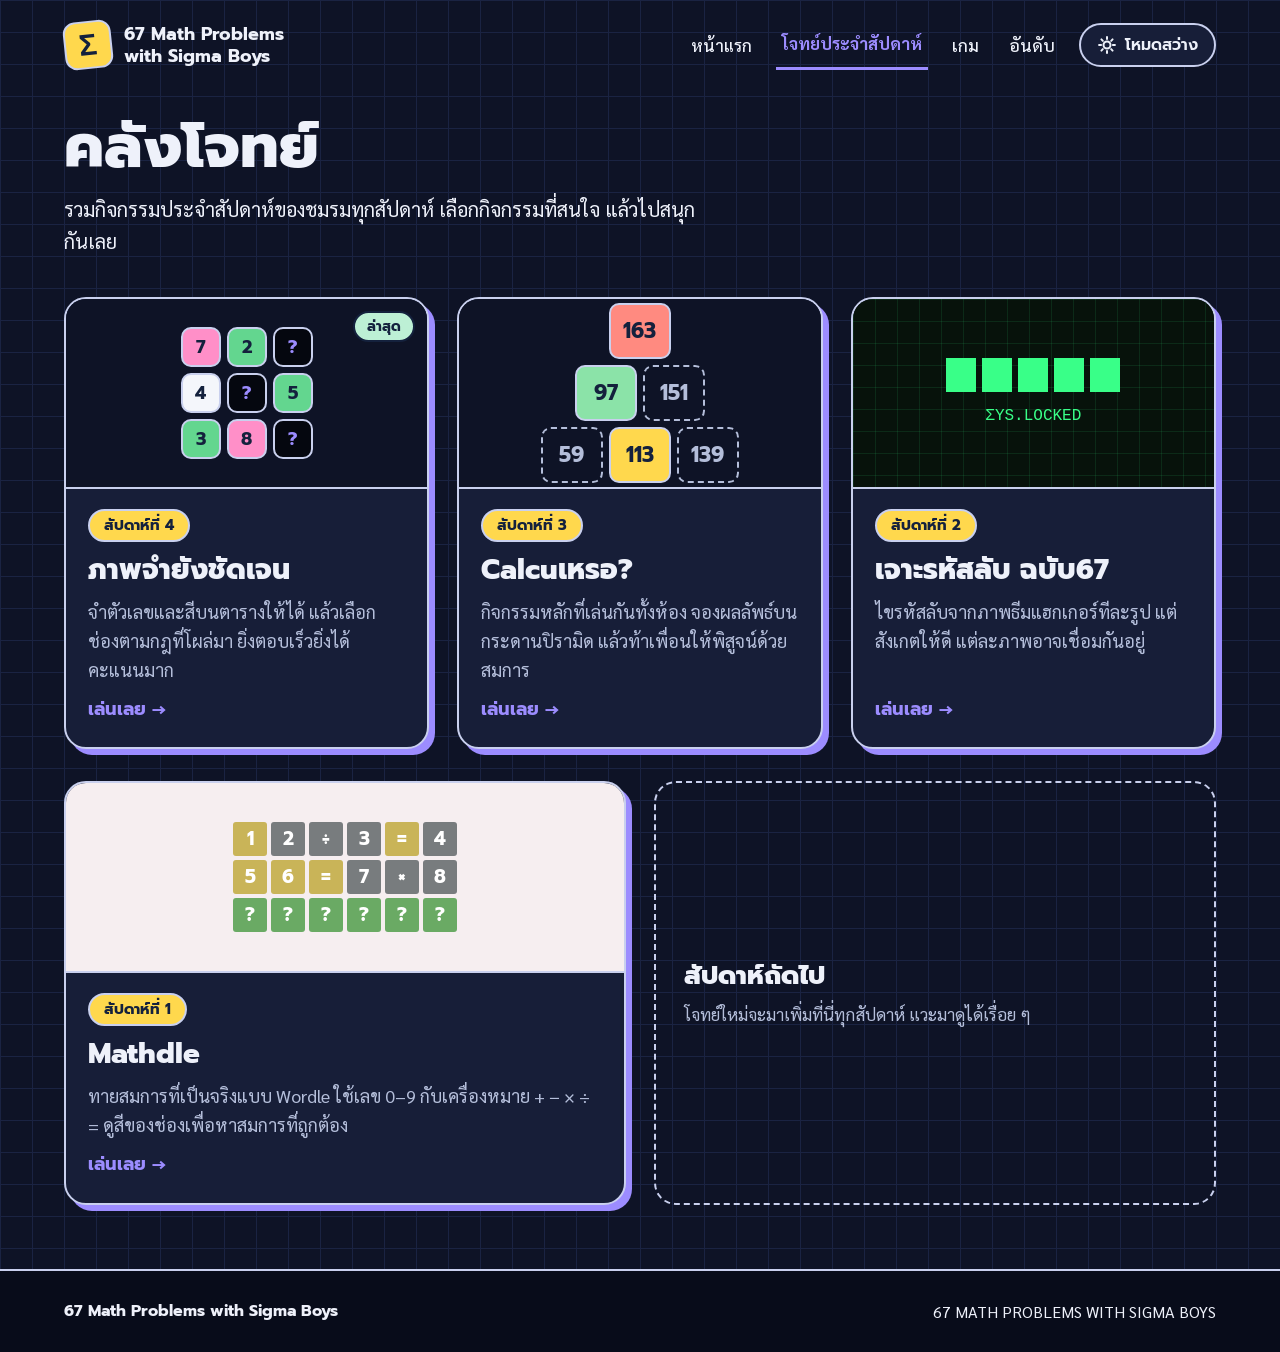
<file: puzzles/index.html>
<!doctype html><html lang="th"><head><meta charset="utf-8"><meta name="viewport" content="width=device-width,initial-scale=1,viewport-fit=cover"><title>คลังโจทย์ | 67 Math Problems</title><meta name="description" content="เว็บไซต์ชมรมคณิตศาสตร์ 67 Math Problems with Sigma Boys"><script>(function(){var t='dark';try{t=localStorage.getItem('sigma-theme')||'dark'}catch(e){}document.documentElement.setAttribute('data-theme',t==='light'?'light':'dark')})();</script><link rel="preconnect" href="https://fonts.googleapis.com"><link rel="preconnect" href="https://fonts.gstatic.com" crossorigin><link href="https://fonts.googleapis.com/css2?family=Prompt:wght@500;600;700;800&family=Sarabun:wght@400;500;700&display=swap" rel="stylesheet"><link rel="icon" type="image/svg+xml" href="/assets/favicon.svg"><link rel="icon" href="/favicon.ico" sizes="48x48"><link rel="apple-touch-icon" href="/assets/apple-touch-icon.png"><meta property="og:type" content="website"><meta property="og:site_name" content="67 Math Problems with Sigma Boys"><meta property="og:locale" content="th_TH"><meta property="og:title" content="คลังโจทย์ | 67 Math Problems"><meta property="og:description" content="โจทย์และเกมคณิตศาสตร์ประจำสัปดาห์ของชมรมคณิตศาสตร์ โรงเรียนวัดสุทธิวราราม เล่นได้ทุกคน"><meta property="og:url" content="https://math-club-site.vercel.app/puzzles/"><meta property="og:image" content="https://math-club-site.vercel.app/assets/og.png"><meta property="og:image:width" content="1200"><meta property="og:image:height" content="630"><meta name="twitter:card" content="summary_large_image"><link rel="stylesheet" href="/assets/site.css"><script src="/assets/site.js"></script></head><body><div class="wrap"><div class="nav"><a class="logo" href="/"><span class="sig" aria-hidden="true">Σ</span><b>67 Math Problems<br>with Sigma Boys</b></a><div class="links"><a class="nl" href="/">หน้าแรก</a><a class="nl on" href="/puzzles/">โจทย์ประจำสัปดาห์</a><a class="nl" href="/games/">เกม</a><a class="nl" href="/leaderboard/">อันดับ</a><button class="tg" id="themeBtn" type="button" aria-label="สลับโหมดมืดและสว่าง"><span class="to-light"><svg width="20" height="20" viewBox="0 0 24 24" fill="none" stroke="currentColor" stroke-width="2.4" stroke-linecap="round" stroke-linejoin="round" aria-hidden="true"><circle cx="12" cy="12" r="4.2"/><path d="M12 2.5v2.4M12 19.1v2.4M2.5 12h2.4M19.1 12h2.4M5.3 5.3l1.7 1.7M17 17l1.7 1.7M18.7 5.3L17 7M7 17l-1.7 1.7"/></svg>โหมดสว่าง</span><span class="to-dark"><svg width="20" height="20" viewBox="0 0 24 24" fill="none" stroke="currentColor" stroke-width="2.4" stroke-linecap="round" stroke-linejoin="round" aria-hidden="true"><path d="M20.5 14.2A8.5 8.5 0 1 1 9.8 3.5a6.8 6.8 0 0 0 10.7 10.7z"/></svg>โหมดมืด</span></button></div></div></div><div class="main">
<div class="wrap" style="padding-top:44px;padding-bottom:28px;display:flex;flex-direction:column;gap:12px">
  <h1 class="pg-title">คลังโจทย์</h1>
  <p class="lead">รวมกิจกรรมประจำสัปดาห์ของชมรมทุกสัปดาห์ เลือกกิจกรรมที่สนใจ แล้วไปสนุกกันเลย</p>
</div>
<div class="wrap" style="padding-top:12px;padding-bottom:64px">
  <div class="grid3"><a class="cd" href="/games/#mathmory"><div class="th" style="background:#0E1326"><div style="display:grid;grid-template-columns:repeat(3,auto);gap:6px" aria-hidden="true"><span style="width:40px;height:40px;border-radius:10px;border:2px solid var(--edge);background:#FF8FC8;display:flex;align-items:center;justify-content:center;font-family:Prompt,sans-serif;font-weight:700;font-size:18px;color:#14213D">7</span><span style="width:40px;height:40px;border-radius:10px;border:2px solid var(--edge);background:#63D68F;display:flex;align-items:center;justify-content:center;font-family:Prompt,sans-serif;font-weight:700;font-size:18px;color:#14213D">2</span><span style="width:40px;height:40px;border-radius:10px;border:2px solid var(--edge);background:#05070F;display:flex;align-items:center;justify-content:center;font-family:Prompt,sans-serif;font-weight:700;font-size:18px;color:#9C8CFF">?</span><span style="width:40px;height:40px;border-radius:10px;border:2px solid var(--edge);background:#F4F6FB;display:flex;align-items:center;justify-content:center;font-family:Prompt,sans-serif;font-weight:700;font-size:18px;color:#14213D">4</span><span style="width:40px;height:40px;border-radius:10px;border:2px solid var(--edge);background:#05070F;display:flex;align-items:center;justify-content:center;font-family:Prompt,sans-serif;font-weight:700;font-size:18px;color:#9C8CFF">?</span><span style="width:40px;height:40px;border-radius:10px;border:2px solid var(--edge);background:#63D68F;display:flex;align-items:center;justify-content:center;font-family:Prompt,sans-serif;font-weight:700;font-size:18px;color:#14213D">5</span><span style="width:40px;height:40px;border-radius:10px;border:2px solid var(--edge);background:#63D68F;display:flex;align-items:center;justify-content:center;font-family:Prompt,sans-serif;font-weight:700;font-size:18px;color:#14213D">3</span><span style="width:40px;height:40px;border-radius:10px;border:2px solid var(--edge);background:#FF8FC8;display:flex;align-items:center;justify-content:center;font-family:Prompt,sans-serif;font-weight:700;font-size:18px;color:#14213D">8</span><span style="width:40px;height:40px;border-radius:10px;border:2px solid var(--edge);background:#05070F;display:flex;align-items:center;justify-content:center;font-family:Prompt,sans-serif;font-weight:700;font-size:18px;color:#9C8CFF">?</span></div><span style="position:absolute;top:12px;right:12px;padding:3px 12px;border-radius:99px;background:#BDF0D5;color:#14213D;border:2px solid #14213D;font-family:Prompt,'Noto Sans Thai',sans-serif;font-weight:700;font-size:14px;line-height:1.5">ล่าสุด</span></div><div class="cb"><span class="wk" style="align-self:flex-start">สัปดาห์ที่ 4</span><h2>ภาพจำยังชัดเจน</h2><p>จำตัวเลขและสีบนตารางให้ได้ แล้วเลือกช่องตามกฎที่โผล่มา ยิ่งตอบเร็วยิ่งได้คะแนนมาก</p><span class="go">เล่นเลย →</span></div></a><a class="cd" href="/games/#calcu"><div class="th" style="background:var(--bg)"><div style="display:flex;flex-direction:column;gap:6px;align-items:center" aria-hidden="true"><div style="display:flex;gap:6px"><span class="pt" style="background:#FF8A80">163</span></div><div style="display:flex;gap:6px"><span class="pt" style="background:#8BE3A8">97</span><span class="pe">151</span></div><div style="display:flex;gap:6px"><span class="pe">59</span><span class="pt" style="background:#FFD84D">113</span><span class="pe">139</span></div></div></div><div class="cb"><span class="wk" style="align-self:flex-start">สัปดาห์ที่ 3</span><h2>Calcuเหรอ?</h2><p>กิจกรรมหลักที่เล่นกันทั้งห้อง จองผลลัพธ์บนกระดานปิรามิด แล้วท้าเพื่อนให้พิสูจน์ด้วยสมการ</p><span class="go">เล่นเลย →</span></div></a><a class="cd" href="/week/2/"><div class="th" style="background:#07120B;background-image:linear-gradient(rgba(57,255,136,.1) 1px,transparent 1px),linear-gradient(90deg,rgba(57,255,136,.1) 1px,transparent 1px);background-size:22px 22px"><div style="display:flex;flex-direction:column;align-items:center;gap:12px;font-family:ui-monospace,Menlo,Consolas,monospace;color:#39FF88" aria-hidden="true"><div style="display:flex;gap:6px"><span style="width:30px;height:34px;background:#39FF88"></span><span style="width:30px;height:34px;background:#39FF88"></span><span style="width:30px;height:34px;background:#39FF88"></span><span style="width:30px;height:34px;background:#39FF88"></span><span style="width:30px;height:34px;background:#39FF88"></span></div><span style="font-size:16px">ΣYS.LOCKED</span></div></div><div class="cb"><span class="wk" style="align-self:flex-start">สัปดาห์ที่ 2</span><h2>เจาะรหัสลับ ฉบับ67</h2><p>ไขรหัสลับจากภาพธีมแฮกเกอร์ทีละรูป แต่สังเกตให้ดี แต่ละภาพอาจเชื่อมกันอยู่</p><span class="go">เล่นเลย →</span></div></a><a class="cd" href="/week/1/"><div class="th" style="background:#F6EEF0"><div style="display:flex;flex-direction:column;gap:4px" aria-hidden="true"><div style="display:flex;gap:4px"><span class="mt" style="background:#C9B458">1</span><span class="mt" style="background:#787C7E">2</span><span class="mt" style="background:#787C7E">÷</span><span class="mt" style="background:#787C7E">3</span><span class="mt" style="background:#C9B458">=</span><span class="mt" style="background:#787C7E">4</span></div><div style="display:flex;gap:4px"><span class="mt" style="background:#C9B458">5</span><span class="mt" style="background:#C9B458">6</span><span class="mt" style="background:#C9B458">=</span><span class="mt" style="background:#787C7E">7</span><span class="mt" style="background:#787C7E">×</span><span class="mt" style="background:#787C7E">8</span></div><div style="display:flex;gap:4px"><span class="mt" style="background:#6AAA64">?</span><span class="mt" style="background:#6AAA64">?</span><span class="mt" style="background:#6AAA64">?</span><span class="mt" style="background:#6AAA64">?</span><span class="mt" style="background:#6AAA64">?</span><span class="mt" style="background:#6AAA64">?</span></div></div></div><div class="cb"><span class="wk" style="align-self:flex-start">สัปดาห์ที่ 1</span><h2>Mathdle</h2><p>ทายสมการที่เป็นจริงแบบ Wordle ใช้เลข 0–9 กับเครื่องหมาย + − × ÷ = ดูสีของช่องเพื่อหาสมการที่ถูกต้อง</p><span class="go">เล่นเลย →</span></div></a>
    <div class="dash"><div class="pf" style="font-weight:800;font-size:26px;line-height:1.3">สัปดาห์ถัดไป</div><div class="muted" style="font-size:17px;line-height:1.55">โจทย์ใหม่จะมาเพิ่มที่นี่ทุกสัปดาห์ แวะมาดูได้เรื่อย ๆ</div></div>
  </div>
</div></div><div class="foot"><div class="wrap"><span class="pf" style="font-weight:700">67 Math Problems with Sigma Boys</span><span>67 MATH PROBLEMS WITH SIGMA BOYS</span></div></div></body></html>
</file>
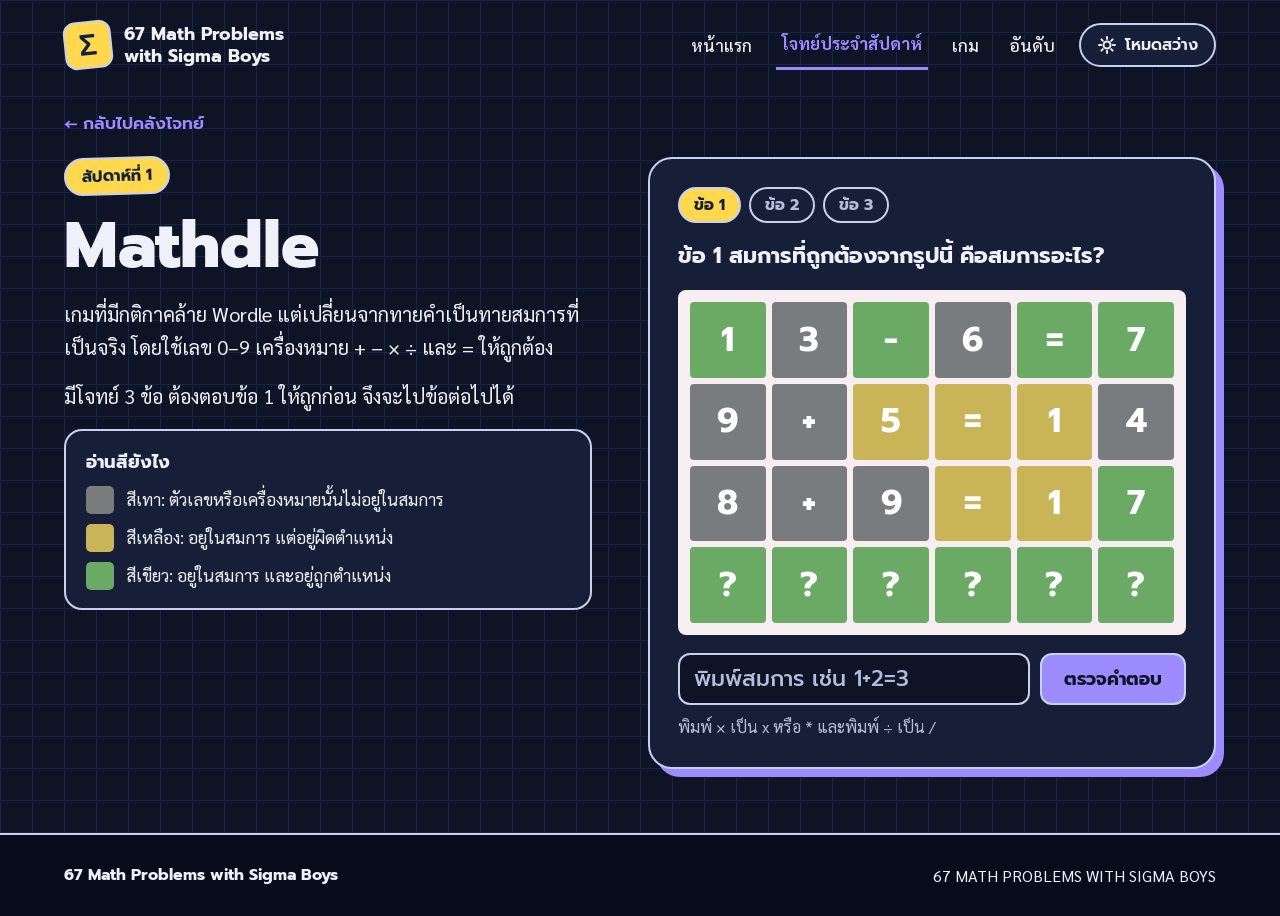
<file: week/1/index.html>
<!doctype html><html lang="th"><head><meta charset="utf-8"><meta name="viewport" content="width=device-width,initial-scale=1,viewport-fit=cover"><title>สัปดาห์ที่ 1 Mathdle | 67 Math Problems</title><meta name="description" content="เว็บไซต์ชมรมคณิตศาสตร์ 67 Math Problems with Sigma Boys"><script>(function(){var t='dark';try{t=localStorage.getItem('sigma-theme')||'dark'}catch(e){}document.documentElement.setAttribute('data-theme',t==='light'?'light':'dark')})();</script><link rel="preconnect" href="https://fonts.googleapis.com"><link rel="preconnect" href="https://fonts.gstatic.com" crossorigin><link href="https://fonts.googleapis.com/css2?family=Prompt:wght@500;600;700;800&family=Sarabun:wght@400;500;700&display=swap" rel="stylesheet"><link rel="icon" type="image/svg+xml" href="/assets/favicon.svg"><link rel="icon" href="/favicon.ico" sizes="48x48"><link rel="apple-touch-icon" href="/assets/apple-touch-icon.png"><meta property="og:type" content="website"><meta property="og:site_name" content="67 Math Problems with Sigma Boys"><meta property="og:locale" content="th_TH"><meta property="og:title" content="สัปดาห์ที่ 1 Mathdle | 67 Math Problems"><meta property="og:description" content="โจทย์และเกมคณิตศาสตร์ประจำสัปดาห์ของชมรมคณิตศาสตร์ โรงเรียนวัดสุทธิวราราม เล่นได้ทุกคน"><meta property="og:url" content="https://math-club-site.vercel.app/week/1/"><meta property="og:image" content="https://math-club-site.vercel.app/assets/og.png"><meta property="og:image:width" content="1200"><meta property="og:image:height" content="630"><meta name="twitter:card" content="summary_large_image"><link rel="stylesheet" href="/assets/site.css"><script src="/assets/site.js"></script>
<style>
.qsteps{display:flex;flex-wrap:wrap;gap:8px}
.qs{padding:4px 14px;border-radius:99px;border:2px solid var(--edge);font-family:Prompt,'Noto Sans Thai',sans-serif;font-weight:700;font-size:16px;line-height:1.5;color:var(--muted)}
.qs.cur{background:#FFD84D;color:#14213D}
.qs.done{background:#BDF0D5;color:#14213D}
.mg.c7{grid-template-columns:repeat(7,1fr)}
.mg.c8{grid-template-columns:repeat(8,1fr);gap:5px}
.mg.c8 .mt{font-size:clamp(17px,5vw,30px)}
</style></head><body><!--nav--><div class="wrap"><div class="nav"><a class="logo" href="/"><span class="sig" aria-hidden="true">Σ</span><b>67 Math Problems<br>with Sigma Boys</b></a><div class="links"><a class="nl" href="/">หน้าแรก</a><a class="nl on" href="/puzzles/">โจทย์ประจำสัปดาห์</a><a class="nl" href="/games/">เกม</a><a class="nl" href="/leaderboard/">อันดับ</a><button class="tg" id="themeBtn" type="button" aria-label="สลับโหมดมืดและสว่าง"><span class="to-light"><svg width="20" height="20" viewBox="0 0 24 24" fill="none" stroke="currentColor" stroke-width="2.4" stroke-linecap="round" stroke-linejoin="round" aria-hidden="true"><circle cx="12" cy="12" r="4.2"/><path d="M12 2.5v2.4M12 19.1v2.4M2.5 12h2.4M19.1 12h2.4M5.3 5.3l1.7 1.7M17 17l1.7 1.7M18.7 5.3L17 7M7 17l-1.7 1.7"/></svg>โหมดสว่าง</span><span class="to-dark"><svg width="20" height="20" viewBox="0 0 24 24" fill="none" stroke="currentColor" stroke-width="2.4" stroke-linecap="round" stroke-linejoin="round" aria-hidden="true"><path d="M20.5 14.2A8.5 8.5 0 1 1 9.8 3.5a6.8 6.8 0 0 0 10.7 10.7z"/></svg>โหมดมืด</span></button></div></div></div><!--/nav--><div class="main">
<div class="wrap" style="padding-top:32px;padding-bottom:64px">
  <a class="back" href="/puzzles/">← กลับไปคลังโจทย์</a>
  <div style="display:flex;flex-wrap:wrap;gap:36px 56px;align-items:flex-start;margin-top:12px">
    <div style="flex:1 1 400px;min-width:0;display:flex;flex-direction:column;gap:16px">
      <span class="wk" style="align-self:flex-start;font-size:16px;padding:5px 16px;border-width:2.5px;transform:rotate(-1.5deg)">สัปดาห์ที่ 1</span>
      <h1 class="pg-title" style="font-size:clamp(44px,10vw,64px);line-height:1.1">Mathdle</h1>
      <p style="margin:0;font-size:20px;line-height:1.65">เกมที่มีกติกาคล้าย Wordle แต่เปลี่ยนจากทายคำเป็นทายสมการที่เป็นจริง โดยใช้เลข 0–9 เครื่องหมาย + − × ÷ และ = ให้ถูกต้อง</p>
      <p style="margin:0;font-size:20px;line-height:1.65">มีโจทย์ 3 ข้อ ต้องตอบข้อ 1 ให้ถูกก่อน จึงจะไปข้อต่อไปได้</p>
      <div class="legend">
        <div class="pf" style="font-weight:700;font-size:18px;display:block">อ่านสียังไง</div>
        <div><i style="background:#787C7E"></i><span>สีเทา: ตัวเลขหรือเครื่องหมายนั้นไม่อยู่ในสมการ</span></div>
        <div><i style="background:#C9B458"></i><span>สีเหลือง: อยู่ในสมการ แต่อยู่ผิดตำแหน่ง</span></div>
        <div><i style="background:#6AAA64"></i><span>สีเขียว: อยู่ในสมการ และอยู่ถูกตำแหน่ง</span></div>
      </div>
    </div>
    <div class="pbox">
      <div class="qsteps" id="steps"></div>
      <div class="pf" style="font-weight:700;font-size:22px;line-height:1.4"><span id="qno">ข้อ 1</span> สมการที่ถูกต้องจากรูปนี้ คือสมการอะไร?</div>
      <div id="board" style="display:flex;flex-direction:column;gap:6px;padding:12px;background:#F6EEF0;border-radius:8px" role="img"></div>
      <form class="row" id="f" autocomplete="off">
        <input class="inp" id="ans" placeholder="พิมพ์สมการ เช่น 1+2=3" aria-label="คำตอบ" inputmode="text" enterkeyhint="done">
        <button class="ck" type="submit">ตรวจคำตอบ</button>
      </form>
      <div class="muted" id="tip" style="font-size:16px;line-height:1.5;margin-top:-8px">พิมพ์ × เป็น x หรือ * และพิมพ์ ÷ เป็น /</div>
      <div class="fb f-no" id="bad" hidden><b>ยังไม่ใช่</b> ลองดูสีของช่องในแต่ละแถวอีกที แล้วตอบใหม่ได้เลย</div>
      <div class="fb f-ok" id="ok" hidden><b>ถูกต้อง!</b> สมการคือ <span id="okEq"></span></div>
      <button class="btn b-acc" id="next" type="button" hidden>ไปข้อ 2 →</button>
      <div class="fb f-ok" id="allDone" hidden><b>เก่งมาก!</b> ตอบถูกครบทั้ง 3 ข้อแล้ว</div>
    </div>
  </div>
</div>
<script>
(function(){
  /* แต่ละข้อ: แถวที่ทายไปแล้ว (ตัวอักษร|สี) และแฮชของคำตอบ  สี: y=เหลือง k=เทา g=เขียว
     ไม่จำความคืบหน้า: รีเฟรชหน้าแล้วเริ่มข้อ 1 ใหม่ (ให้คนอื่นเล่นต่อในเครื่องเดียวกันได้) */
  var Q=[
    {n:6, hash:"zayajyr2vv", rows:[["13-6=7","gkgkgg"],["9+5=14","kkyyyk"],["8+9=17","kkkyyg"]]},
    {n:7, hash:"299i0tmr4nc", rows:[["15+9=24","gkkkgyy"],["13*3=39","gkgkgkk"],["2*4=1+7","yyyyykk"]]},
    {n:8, hash:"15chti6pks0", rows:[["4*9*2=72","yyykyyyy"],["27*2/9=6","yyyyyyyk"],["2+28/4=9","ykykyyyy"]]}
  ];
  var cur=0;
  var SHOW={"*":"×","/":"÷","-":"−"}, CLS={y:"t-y",k:"t-k",g:"t-n"};
  function norm(s){return String(s).replace(/\s+/g,"").replace(/[×xX*]/g,"*").replace(/[÷\/]/g,"/").replace(/[−–—]/g,"-").toLowerCase();}
  function pretty(s){return s.split("").map(function(c){return SHOW[c]||c;}).join("");}
  function rowHtml(n,chars,cls){
    var h='<div class="mg c'+n+'">';
    for(var i=0;i<n;i++) h+='<span class="mt '+cls[i]+'">'+(SHOW[chars[i]]||chars[i])+'</span>';
    return h+'</div>';
  }
  function fill(n,c,k){var a=[];for(var i=0;i<n;i++)a.push(c);return k?a:a.join("");}
  function render(solvedEq){
    var q=Q[cur], h="";
    for(var r=0;r<q.rows.length;r++) h+=rowHtml(q.n,q.rows[r][0],q.rows[r][1].split("").map(function(c){return CLS[c];}));
    h+= solvedEq ? rowHtml(q.n,solvedEq,fill(q.n,"t-n",true)) : rowHtml(q.n,fill(q.n,"?"),fill(q.n,"t-n",true));
    var b=document.getElementById("board"); b.innerHTML=h;
    b.setAttribute("aria-label","ข้อ "+(cur+1)+": กระดาน Mathdle "+q.n+" ช่อง สามแถวที่ทายไปแล้ว และแถวสุดท้ายเป็นคำตอบ");
    document.getElementById("qno").textContent="ข้อ "+(cur+1);
    var s="";
    for(var i=0;i<Q.length;i++){
      var st = i<cur||(i===cur&&solvedEq) ? "done" : (i===cur ? "cur" : "");
      s+='<span class="qs '+st+'">ข้อ '+(i+1)+(st==="done"?" ✓":"")+'</span>';
    }
    document.getElementById("steps").innerHTML=s;
  }
  function show(id,on){document.getElementById(id).hidden=!on;}
  document.getElementById("f").addEventListener("submit",function(e){
    e.preventDefault();
    var inp=document.getElementById("ans"), v=norm(inp.value);
    if(!v || !document.getElementById("next").hidden || !document.getElementById("allDone").hidden) return;
    if(v.length===Q[cur].n && sigmaHash(v)===Q[cur].hash){
      render(v);
      document.getElementById("okEq").textContent=pretty(v).replace(/(.)(?=.)/g,"$1 ").replace(/(\d) (?=\d)/g,"$1");
      show("bad",false); show("ok",true);
      inp.disabled=true;
      if(cur<Q.length-1){ var nx=document.getElementById("next"); nx.textContent="ไปข้อ "+(cur+2)+" →"; nx.hidden=false; }
      else show("allDone",true);
    } else { show("ok",false); show("bad",true); }
  });
  document.getElementById("next").addEventListener("click",function(){
    cur++; render();
    var inp=document.getElementById("ans"); inp.value=""; inp.disabled=false;
    show("ok",false); show("bad",false); show("next",false);
    inp.focus();
  });
  render();
})();
</script></div><!--foot--><div class="foot"><div class="wrap"><span class="pf" style="font-weight:700">67 Math Problems with Sigma Boys</span><span>67 MATH PROBLEMS WITH SIGMA BOYS</span></div></div><!--/foot--></body></html>
</file>
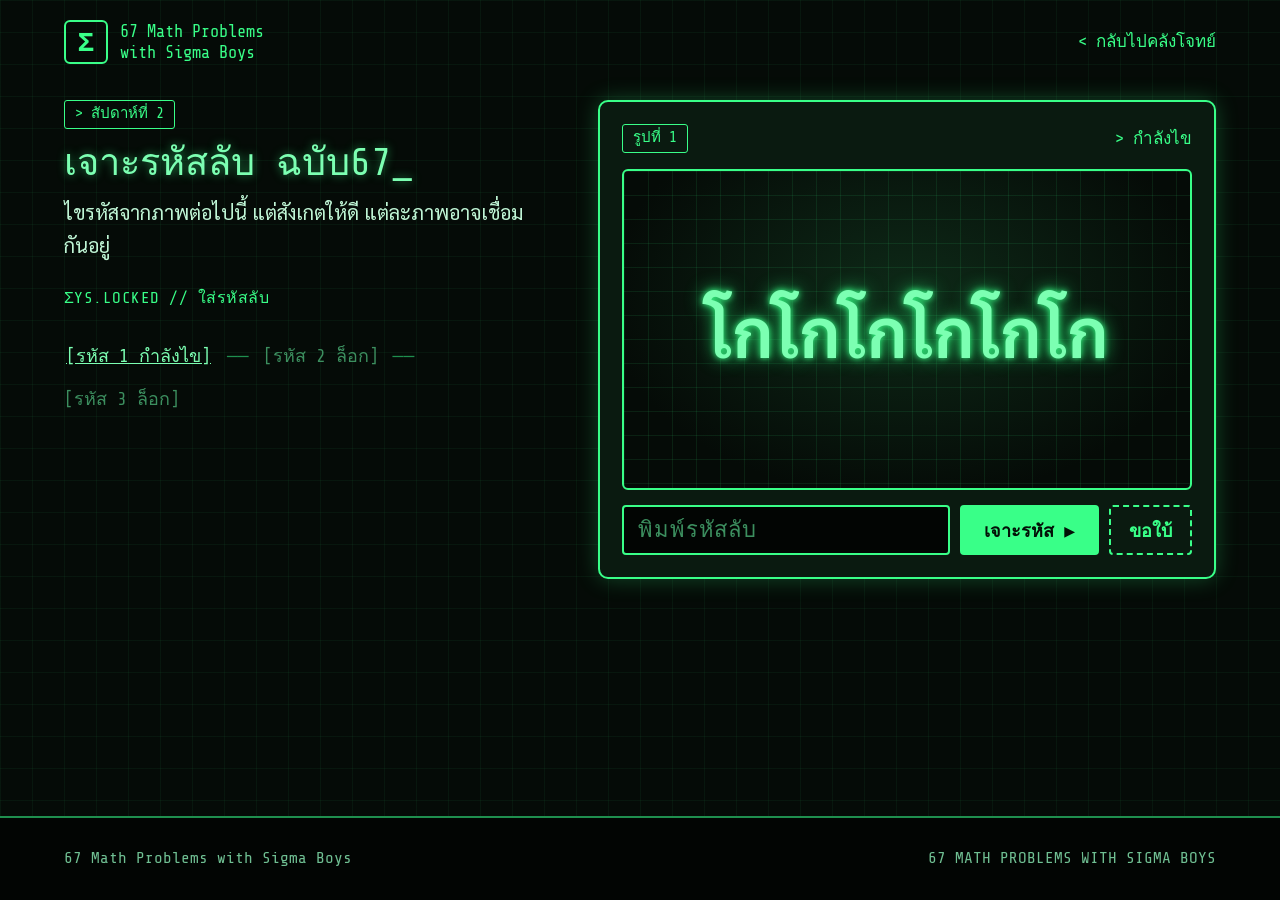
<file: week/2/index.html>
<!doctype html><html lang="th"><head><meta charset="utf-8"><meta name="viewport" content="width=device-width,initial-scale=1,viewport-fit=cover"><title>สัปดาห์ที่ 2 เจาะรหัสลับ ฉบับ67 | 67 Math Problems</title><link rel="preconnect" href="https://fonts.googleapis.com"><link rel="preconnect" href="https://fonts.gstatic.com" crossorigin><link href="https://fonts.googleapis.com/css2?family=Prompt:wght@500;600;700;800&family=Sarabun:wght@400;500;700&display=swap" rel="stylesheet"><link href="https://fonts.googleapis.com/css2?family=Share+Tech+Mono&display=swap" rel="stylesheet"><link rel="icon" type="image/svg+xml" href="/assets/favicon.svg"><link rel="icon" href="/favicon.ico" sizes="48x48"><link rel="apple-touch-icon" href="/assets/apple-touch-icon.png"><meta property="og:type" content="website"><meta property="og:site_name" content="67 Math Problems with Sigma Boys"><meta property="og:locale" content="th_TH"><meta property="og:title" content="สัปดาห์ที่ 2 เจาะรหัสลับ ฉบับ67 | 67 Math Problems"><meta property="og:description" content="โจทย์และเกมคณิตศาสตร์ประจำสัปดาห์ของชมรมคณิตศาสตร์ โรงเรียนวัดสุทธิวราราม เล่นได้ทุกคน"><meta property="og:url" content="https://math-club-site.vercel.app/week/2/"><meta property="og:image" content="https://math-club-site.vercel.app/assets/og.png"><meta property="og:image:width" content="1200"><meta property="og:image:height" content="630"><meta name="twitter:card" content="summary_large_image"><link rel="stylesheet" href="/assets/site.css"><script src="/assets/site.js"></script><style>.hk .wrap{max-width:1200px}@media(min-width:900px){.hk h1{font-size:38px!important}}</style></head><body class="hk"><div class="main">
<div class="wrap" style="padding-top:20px">
  <div style="display:flex;flex-wrap:wrap;align-items:center;justify-content:space-between;gap:10px 24px">
    <a class="logo" href="/"><span class="sig mono" style="background:transparent;border-color:var(--g);color:var(--g);border-radius:6px;transform:none;width:44px;height:44px;font-size:28px" aria-hidden="true">Σ</span><b class="mono" style="font-weight:400;font-size:17px;color:var(--g)">67 Math Problems<br>with Sigma Boys</b></a>
    <a class="mono" href="/puzzles/" style="font-size:17px;color:var(--g);padding:8px 0">&lt; กลับไปคลังโจทย์</a>
  </div>
</div>
<div class="wrap" style="padding-top:36px;padding-bottom:64px"><div style="display:flex;flex-wrap:wrap;gap:28px 56px;align-items:flex-start"><div style="flex:1 1 380px;min-width:0;display:flex;flex-direction:column;gap:24px">
  <div style="display:flex;flex-direction:column;gap:12px;align-items:flex-start">
    <span class="tag mono">&gt; สัปดาห์ที่ 2</span>
    <h1 class="mono" style="font-weight:400;font-size:clamp(34px,8vw,52px);line-height:1.15;color:var(--g2);text-shadow:0 0 10px rgba(57,255,136,.55)">เจาะรหัสลับ ฉบับ67_</h1>
    <p style="margin:0;font-size:20px;line-height:1.65">ไขรหัสจากภาพต่อไปนี้ แต่สังเกตให้ดี แต่ละภาพอาจเชื่อมกันอยู่</p>
  </div>
  <div class="mono" id="sysline" style="font-size:16px;color:var(--g);letter-spacing:.5px">ΣYS.LOCKED // ใส่รหัสลับ</div>
  <div class="mono" id="prog" style="display:flex;flex-wrap:wrap;align-items:center;gap:8px 14px;font-size:18px"></div>
  <div class="msg mono" id="done" hidden style="padding:16px 18px;border:2px solid var(--g);font-size:20px">&gt; เจาะระบบสำเร็จ // สุดยอด Sigma!</div>
  <div class="msg mono" id="ckBox" hidden style="padding:16px 18px;border:2px dashed var(--g);font-size:19px;line-height:1.55">&gt; เปิดเช็กชื่อประจำสัปดาห์อยู่ สมาชิกชมรมเช็กชื่อได้ที่นี่ คนนอกชมรมข้ามได้เลย<br><a href="/checkin/" style="text-decoration:underline;color:var(--g)">เช็กชื่อประจำสัปดาห์ &gt;</a></div>
</div><div style="flex:1 1 520px;min-width:0;display:flex;flex-direction:column;gap:16px">
  <div class="stg" id="s1"><div style="display:flex;align-items:center;gap:12px;flex-wrap:wrap"><span class="tag mono">รูปที่ 1</span><span class="mono st" style="margin-left:auto;font-size:17px"></span></div><div class="imgbox" data-img="1"></div><form class="row" data-f="1" autocomplete="off"><input class="inp" placeholder="พิมพ์รหัสลับ" aria-label="รหัสลับรูปที่ 1"><button class="ck" type="submit">เจาะรหัส ▶</button><button class="hb" type="button" data-hint="1">ขอใบ้</button></form><div class="hintline mono" hidden></div><div class="msg mono" hidden></div></div><div class="stg" id="s2"><div style="display:flex;align-items:center;gap:12px;flex-wrap:wrap"><span class="tag mono">รูปที่ 2</span><span class="mono st" style="margin-left:auto;font-size:17px"></span></div><div class="imgbox" data-img="2"></div><form class="row" data-f="2" autocomplete="off"><input class="inp" placeholder="พิมพ์รหัสลับ" aria-label="รหัสลับรูปที่ 2"><button class="ck" type="submit">เจาะรหัส ▶</button><button class="hb" type="button" data-hint="2">ขอใบ้</button></form><div class="hintline mono" hidden></div><div class="msg mono" hidden></div></div><div class="stg" id="s3"><div style="display:flex;align-items:center;gap:12px;flex-wrap:wrap"><span class="tag mono">รูปที่ 3</span><span class="mono st" style="margin-left:auto;font-size:17px"></span></div><div class="imgbox" data-img="3"></div><form class="row" data-f="3" autocomplete="off"><input class="inp" placeholder="พิมพ์รหัสลับ" aria-label="รหัสลับรูปที่ 3"><button class="ck" type="submit">เจาะรหัส ▶</button><button class="hb" type="button" data-hint="3">ขอใบ้</button></form><div class="hintline mono" hidden></div><div class="msg mono" hidden></div></div>
</div></div>
</div>
<template id="img1"><div class="panel" role="img" aria-label="คำว่า โก ที่มี 6 คำ"><div style="inset:0;display:flex;align-items:center;justify-content:center"><span class="gl" style="font-size:12cqw;line-height:1.2">โกโกโกโกโกโก</span></div></div></template>
<template id="img2"><div class="panel" role="img" aria-label="คำว่า โก ที่มี 6 คำ และมีธงชาติไทยกับลูกศรชี้ไปที่ธงชาติอังกฤษ"><svg viewBox="0 0 640 360" style="left:0;top:0;width:100%;height:100%;display:block;transform-origin:50% 50%" aria-hidden="true"><defs><filter id="gla" x="-20%" y="-40%" width="140%" height="180%"><feGaussianBlur stdDeviation="4" result="b"/><feMerge><feMergeNode in="b"/><feMergeNode in="SourceGraphic"/></feMerge></filter></defs><text x="26" y="204" font-family="Sarabun,'Noto Sans Thai',sans-serif" font-weight="700" font-size="58" fill="#7CFFB2" filter="url(#gla)">โกโกโกโกโกโก</text><g><rect x="430" y="36" width="170" height="113.33" fill="#F4F5F8"/><rect x="430" y="36" width="170" height="18.89" fill="#A51931"/><rect x="430" y="130.44" width="170" height="18.89" fill="#A51931"/><rect x="430" y="73.78" width="170" height="37.78" fill="#2D2A4A"/></g><rect x="430" y="36" width="170" height="113.33" fill="none" stroke="#7CFFB2" stroke-width="2"/><g filter="url(#gla)" stroke="#7CFFB2" fill="#7CFFB2"><path d="M515 160 V212" stroke-width="6" stroke-dasharray="9 7" fill="none"/><path d="M515 232 L498 208 L532 208 Z" stroke="none"/></g><svg x="430" y="244" width="170" height="85.0" viewBox="0 0 60 30"><clipPath id="ujas"><path d="M0,0 v30 h60 v-30 z"/></clipPath><clipPath id="ujat"><path d="M30,15 h30 v15 z v15 h-30 z h-30 v-15 z v-15 h30 z"/></clipPath><g clip-path="url(#ujas)"><path d="M0,0 v30 h60 v-30 z" fill="#012169"/><path d="M0,0 L60,30 M60,0 L0,30" stroke="#fff" stroke-width="6"/><path d="M0,0 L60,30 M60,0 L0,30" clip-path="url(#ujat)" stroke="#C8102E" stroke-width="4"/><path d="M30,0 v30 M0,15 h60" stroke="#fff" stroke-width="10"/><path d="M30,0 v30 M0,15 h60" stroke="#C8102E" stroke-width="6"/></g></svg><rect x="430" y="244" width="170" height="85" fill="none" stroke="#7CFFB2" stroke-width="2"/></svg></div></template>
<template id="img3"><div class="panel" role="img" aria-label="รูปเดียวกับรูปที่ 2 แต่พลิกกลับหัว 180 องศา"><svg viewBox="0 0 640 360" style="left:0;top:0;width:100%;height:100%;display:block;transform-origin:50% 50%;transform:rotate(180deg)" aria-hidden="true"><defs><filter id="glb" x="-20%" y="-40%" width="140%" height="180%"><feGaussianBlur stdDeviation="4" result="b"/><feMerge><feMergeNode in="b"/><feMergeNode in="SourceGraphic"/></feMerge></filter></defs><text x="26" y="204" font-family="Sarabun,'Noto Sans Thai',sans-serif" font-weight="700" font-size="58" fill="#7CFFB2" filter="url(#glb)">โกโกโกโกโกโก</text><g><rect x="430" y="36" width="170" height="113.33" fill="#F4F5F8"/><rect x="430" y="36" width="170" height="18.89" fill="#A51931"/><rect x="430" y="130.44" width="170" height="18.89" fill="#A51931"/><rect x="430" y="73.78" width="170" height="37.78" fill="#2D2A4A"/></g><rect x="430" y="36" width="170" height="113.33" fill="none" stroke="#7CFFB2" stroke-width="2"/><g filter="url(#glb)" stroke="#7CFFB2" fill="#7CFFB2"><path d="M515 160 V212" stroke-width="6" stroke-dasharray="9 7" fill="none"/><path d="M515 232 L498 208 L532 208 Z" stroke="none"/></g><svg x="430" y="244" width="170" height="85.0" viewBox="0 0 60 30"><clipPath id="ujbs"><path d="M0,0 v30 h60 v-30 z"/></clipPath><clipPath id="ujbt"><path d="M30,15 h30 v15 z v15 h-30 z h-30 v-15 z v-15 h30 z"/></clipPath><g clip-path="url(#ujbs)"><path d="M0,0 v30 h60 v-30 z" fill="#012169"/><path d="M0,0 L60,30 M60,0 L0,30" stroke="#fff" stroke-width="6"/><path d="M0,0 L60,30 M60,0 L0,30" clip-path="url(#ujbt)" stroke="#C8102E" stroke-width="4"/><path d="M30,0 v30 M0,15 h60" stroke="#fff" stroke-width="10"/><path d="M30,0 v30 M0,15 h60" stroke="#C8102E" stroke-width="6"/></g></svg><rect x="430" y="244" width="170" height="85" fill="none" stroke="#7CFFB2" stroke-width="2"/></svg></div></template>
<template id="imgL"><div class="panel" style="border-color:var(--gd)"><div style="inset:0;display:flex;flex-direction:column;align-items:center;justify-content:center;gap:10px;text-align:center;padding:0 24px"><svg width="44" height="44" viewBox="0 0 24 24" fill="none" stroke="#39FF88" stroke-width="1.8" stroke-linecap="round" stroke-linejoin="round" aria-hidden="true"><rect x="5" y="11" width="14" height="10" rx="1.5"/><path d="M8 11V7.5a4 4 0 0 1 8 0V11"/></svg><span class="mono" style="font-size:19px;line-height:1.4;color:var(--g)" id="lockmsg">ไขรหัสให้ได้ก่อน<br>จึงจะเห็นรูปนี้</span></div></div></template>
<script>
(function(){
  var HS=["9nrfezehpn","2f132dya4mf","xn5w33khgg"];
  var HINT=["QUmH1f/Wj9GJ39+BjrCT0eON2Lo=", "k9HyjdmH18vOh9X/1o/Hid/MgY6pk9Drjdi118vCh9Xs1o77", "k9HvjdmF18vwh9XG1o/qSVRNgY6ck9HCjdmH18vo"]; /* คำใบ้เข้ารหัสไว้ ไม่เห็นเป็นข้อความตรง ๆ ในโค้ด */
  function dh(s){var b=atob(s),k="sigma67",a=new Uint8Array(b.length);for(var i=0;i<b.length;i++)a[i]=b.charCodeAt(i)^k.charCodeAt(i%k.length);return new TextDecoder().decode(a);}
  var solved=0, view=1; /* ไม่จำความคืบหน้า: รีเฟรชหน้าแล้วเริ่มรูปที่ 1 ใหม่ */
  var hinted=[false,false,false]; var vals=[];
  function norm(s){return String(s).replace(/\s+/g,"").toLowerCase();}
  function render(){
    for(var i=1;i<=3;i++){
      var el=document.getElementById("s"+i), box=el.querySelector(".imgbox"), st=el.querySelector(".st");
      var inp=el.querySelector("input"), ck=el.querySelector(".ck"), hb=el.querySelector(".hb"), hl=el.querySelector(".hintline");
      var state = i<=solved ? "done" : (i===solved+1 ? "cur" : "lock");
      el.className="stg"+(state==="cur"?" cur":"")+(state==="lock"?" lock":""); el.hidden=(i!==view);
      var oldnx=el.querySelector(".nx"); if(oldnx) oldnx.remove();
      var tpl=document.getElementById(state==="lock"?"imgL":"img"+i);
      box.innerHTML=""; box.appendChild(tpl.content.cloneNode(true));
      if(state==="lock"){ var lm=box.querySelector("#lockmsg"); if(lm) lm.innerHTML="ไขรหัสรูปที่ "+(i-1)+" ให้ได้ก่อน<br>จึงจะเห็นรูปนี้"; }
      st.textContent = state==="done" ? "✓ ไขแล้ว" : (state==="cur" ? "> กำลังไข" : "ล็อก");
      st.style.color = state==="lock" ? "#3C8F5F" : "var(--g)";
      inp.disabled = ck.disabled = hb.disabled = (state!=="cur");
      if(state==="done"){ inp.value=vals[i-1]||"ไขแล้ว"; }
      hl.hidden = !(hinted[i-1] && state==="cur"); if(!hl.hidden) hl.textContent="> ใบ้: "+dh(HINT[i-1]);
      if(state!=="cur") el.querySelector(".msg").hidden=true;
      if(state==="done" && i===solved && i<3 && i===view){ var nb=document.createElement("button"); nb.type="button"; nb.className="ck nx"; nb.textContent="ไปรหัสที่ "+(i+1)+" ▶"; nb.addEventListener("click",function(){ view=solved+1; render(); }); el.appendChild(nb); }
    }
    var p=document.getElementById("prog");
    function lab(i){ var t = i<=solved ? "[รหัส "+i+" ✓]" : (i===solved+1 ? "[รหัส "+i+" กำลังไข]" : "[รหัส "+i+" ล็อก]"); if(i>solved+1) return t; return '<button type="button" data-view="'+i+'" aria-label="ดูรหัสที่ '+i+'" style="background:none;border:0;padding:6px 2px;margin:0;font:inherit;color:inherit;cursor:pointer;text-decoration:'+(i===view?"underline":"none")+'">'+t+'</button>'; }
    p.innerHTML='<span style="color:'+(solved>=1?"var(--g)":"var(--g2)")+'">'+lab(1)+'</span><span style="color:var(--gd)">──</span><span style="color:'+(solved>=2?"var(--g)":(solved===1?"var(--g2)":"#3C8F5F"))+'">'+lab(2)+'</span><span style="color:var(--gd)">──</span><span style="color:'+(solved>=3?"var(--g)":(solved===2?"var(--g2)":"#3C8F5F"))+'">'+lab(3)+'</span>';
    var vb=p.querySelectorAll("[data-view]"); for(var q=0;q<vb.length;q++) vb[q].addEventListener("click",function(e){ view=parseInt(e.currentTarget.getAttribute("data-view"),10); render(); });
    document.getElementById("done").hidden = solved<3;
    document.getElementById("sysline").textContent = solved>=3 ? "ΣYS.UNLOCKED // เข้าได้แล้ว" : "ΣYS.LOCKED // ใส่รหัสลับ";
    if(solved>=3 && !window._ckAsked){ window._ckAsked=true; sigmaAfterSolve(2,"ckBox"); }
  }
  var forms=document.querySelectorAll("[data-f]");
  for(var k=0;k<forms.length;k++){
    forms[k].addEventListener("submit",function(e){
      e.preventDefault();
      var n=parseInt(e.currentTarget.getAttribute("data-f"),10);
      if(n!==solved+1) return;
      var inp=e.currentTarget.querySelector("input"), v=norm(inp.value), msg=document.getElementById("s"+n).querySelector(".msg");
      if(!v) return;
      if(sigmaHash(v)===HS[n-1]){
        vals[n-1]=inp.value.trim();
        solved=n; render();
      } else { msg.textContent="> เจาะไม่ผ่าน: รหัสไม่ถูกต้อง ลองใหม่อีกครั้ง"; msg.className="msg bad mono"; msg.hidden=false; }
    });
  }
  var hbs=document.querySelectorAll("[data-hint]");
  for(var j=0;j<hbs.length;j++) hbs[j].addEventListener("click",function(e){
    var n=parseInt(e.currentTarget.getAttribute("data-hint"),10); hinted[n-1]=true; render();
  });
  render();
})();
</script></div><!--foot--><div class="foot"><div class="wrap mono"><span>67 Math Problems with Sigma Boys</span><span>67 MATH PROBLEMS WITH SIGMA BOYS</span></div></div><!--/foot--></body></html>
</file>
<file: assets/site.css>
:root{--bg:#0E1326;--grid:#1A2342;--ink:#EEF1FA;--muted:#B4BEDA;--card:#171E38;--edge:#C9D0EE;--shadow:#9C8CFF;--accent:#9C8CFF;--onAccent:#0E1326;--foot:#080C1A;color-scheme:dark}
:root[data-theme="light"]{--bg:#F3F6FF;--grid:#DCE4F7;--ink:#14213D;--muted:#3F4B6B;--card:#FFFFFF;--edge:#14213D;--shadow:#14213D;--accent:#4B35C9;--onAccent:#FFFFFF;--foot:#14213D;color-scheme:light}
*{box-sizing:border-box}
html{-webkit-text-size-adjust:100%}
body{margin:0;min-height:100vh;display:flex;flex-direction:column;background-color:var(--bg);background-image:linear-gradient(var(--grid) 1px,transparent 1px),linear-gradient(90deg,var(--grid) 1px,transparent 1px);background-size:32px 32px;color:var(--ink);font-family:Sarabun,'Noto Sans Thai',sans-serif;font-size:18px;line-height:1.6;overflow-x:hidden}
a{color:inherit;text-decoration:none}
[hidden]{display:none!important}
h1,h2,h3{font-family:Prompt,'Noto Sans Thai',sans-serif;margin:0;text-wrap:balance}
.wrap{width:100%;max-width:1200px;margin:0 auto;padding-left:max(24px,env(safe-area-inset-left,0px));padding-right:max(24px,env(safe-area-inset-right,0px))}
.pf{font-family:Prompt,'Noto Sans Thai',sans-serif}
/* nav */
.nav{padding-top:20px;display:flex;flex-wrap:wrap;align-items:center;justify-content:space-between;gap:12px 24px}
.logo{display:flex;align-items:center;gap:12px;min-width:0}
.logo b{font-family:Prompt,'Noto Sans Thai',sans-serif;font-weight:700;font-size:18px;line-height:1.25}
.sig{width:48px;height:48px;border-radius:12px;background:#FFD84D;color:#14213D;border:2.5px solid var(--edge);display:flex;align-items:center;justify-content:center;font-family:Prompt,'Noto Sans Thai',sans-serif;font-weight:800;font-size:30px;line-height:1;transform:rotate(-6deg);flex:none}
.links{display:flex;flex-wrap:wrap;align-items:center;gap:4px 18px}
.nl{font-weight:500;font-size:17px;padding:10px 6px}
.nl:hover{color:var(--accent)}
.nl.on{color:var(--accent);font-weight:700;border-bottom:3px solid var(--accent)}
.tg{display:inline-flex;align-items:center;gap:8px;min-height:44px;padding:0 16px;border-radius:99px;border:2.5px solid var(--edge);background:var(--card);color:var(--ink);font-family:Prompt,'Noto Sans Thai',sans-serif;font-weight:600;font-size:16px;line-height:1.3;cursor:pointer}
.tg:hover{border-color:var(--accent)}
.to-light,.to-dark{display:inline-flex;align-items:center;gap:8px}
:root[data-theme="light"] .to-light,:root:not([data-theme="light"]) .to-dark{display:none}
/* buttons */
.btn{display:inline-flex;align-items:center;justify-content:center;gap:8px;min-height:52px;padding:0 24px;border-radius:14px;border:2.5px solid var(--edge);font-family:Prompt,'Noto Sans Thai',sans-serif;font-weight:700;font-size:18px;line-height:1.3;box-shadow:4px 4px 0 var(--shadow);cursor:pointer;text-align:center}
.btn:hover{transform:translate(2px,2px);box-shadow:2px 2px 0 var(--shadow)}
.b-acc{background:var(--accent);color:var(--onAccent)}
.b-gold{background:#FFD84D;color:#14213D}
.b-card{background:var(--card);color:var(--ink)}
.rb{display:inline-flex;align-items:center;justify-content:center;gap:8px;min-height:52px;padding:0 20px;border-radius:14px;border:2.5px dashed var(--edge);background:transparent;color:var(--ink);font-family:Prompt,'Noto Sans Thai',sans-serif;font-weight:700;font-size:18px;line-height:1.3;cursor:pointer}
.rb:hover{border-style:solid}
/* generic */
.main{flex:1}
.pill{display:inline-block;padding:5px 16px;border-radius:99px;border:2.5px solid var(--edge);font-family:Prompt,'Noto Sans Thai',sans-serif;font-weight:600;font-size:16px;line-height:1.4}
.wk{display:inline-block;padding:3px 14px;border-radius:99px;border:2px solid var(--edge);font-family:Prompt,'Noto Sans Thai',sans-serif;font-weight:700;font-size:15px;line-height:1.5;color:#14213D;background:#FFD84D}
.sec{padding-top:24px;padding-bottom:64px}
.sec h2.t{font-weight:800;font-size:clamp(30px,5vw,44px);line-height:1.25;margin-bottom:20px}
.pg-title{font-weight:800;font-size:clamp(40px,8vw,60px);line-height:1.12}
.lead{margin:0;font-size:20px;line-height:1.6;max-width:640px}
.muted{color:var(--muted)}
/* hero */
.hero{padding-top:56px;padding-bottom:64px;display:flex;flex-wrap:wrap;align-items:center;gap:48px}
.hero h1{font-weight:800;font-size:clamp(44px,9.5vw,76px);line-height:1.08;letter-spacing:-.01em}
.hl{background:#FFD84D;color:#14213D;padding:0 14px;border-radius:10px;display:inline-block;transform:rotate(-1.5deg)}
.sigcard{position:relative;width:100%;max-width:420px;padding:28px 28px 24px;background:var(--card);border:2.5px solid var(--edge);border-radius:24px;box-shadow:8px 8px 0 var(--shadow);transform:rotate(2deg)}
/* cards */
.grid3{display:flex;flex-wrap:wrap;gap:32px 28px}
.cd{flex:1 1 320px;max-width:100%;min-width:0;background:var(--card);border:2.5px solid var(--edge);border-radius:22px;box-shadow:6px 6px 0 var(--shadow);overflow:hidden;display:flex;flex-direction:column}
.cd:hover{transform:translate(2px,2px);box-shadow:4px 4px 0 var(--shadow)}
.th{height:190px;border-bottom:2.5px solid var(--edge);display:flex;align-items:center;justify-content:center;position:relative;overflow:hidden}
.cb{padding:20px 22px 24px;display:flex;flex-direction:column;gap:10px;flex:1}
.cb h2,.cb h3{font-weight:800;font-size:28px;line-height:1.3}
.cb p{margin:0;font-size:18px;line-height:1.6;color:var(--muted);flex:1}
.go{font-family:Prompt,'Noto Sans Thai',sans-serif;font-weight:700;color:var(--accent)}
.dash{flex:1 1 320px;max-width:100%;min-width:0;border:2.5px dashed var(--edge);border-radius:22px;padding:28px;display:flex;flex-direction:column;justify-content:center;gap:8px;min-height:240px}
.mt{width:34px;height:34px;display:flex;align-items:center;justify-content:center;font-family:Prompt,sans-serif;font-weight:700;font-size:19px;color:#fff;border-radius:3px}
.pt{width:62px;height:56px;border-radius:10px;border:2px solid var(--edge);display:flex;align-items:center;justify-content:center;font-family:Prompt,sans-serif;font-weight:700;font-size:21px;color:#14213D}
.pe{width:62px;height:56px;border-radius:10px;border:2px dashed var(--muted);display:flex;align-items:center;justify-content:center;font-family:Prompt,sans-serif;font-weight:700;font-size:21px;color:var(--muted)}
.gl{color:#7CFFB2;text-shadow:0 0 6px #39FF88,0 0 18px #1FCF63;font-family:Sarabun,'Noto Sans Thai',sans-serif;font-weight:700;white-space:nowrap}
/* game cards */
.gc{min-width:0;background:var(--card);border:2.5px solid var(--edge);border-radius:24px;box-shadow:8px 8px 0 var(--shadow);overflow:hidden;display:flex;flex-direction:column}
.gb{padding:28px;display:flex;flex-wrap:wrap;gap:24px 36px;align-items:center}
.rules{padding:22px 28px 26px;border-top:2.5px dashed var(--edge);background:var(--bg);display:flex;flex-direction:column;gap:10px}
.rules h3{font-weight:800;font-size:22px;line-height:1.4}
.rules ol,.rules ul{margin:0;padding-left:24px;font-size:18px;line-height:1.7}
/* about */
.note{background:#FFF3B0;color:#14213D;border:2.5px solid var(--edge);border-radius:20px;padding:32px;display:flex;flex-wrap:wrap;gap:24px 48px;align-items:flex-start;transform:rotate(-.6deg)}
.note .chip{padding:10px 16px;background:#fff;border:2px solid #14213D;border-radius:12px}
/* puzzle pages */
.back{display:inline-block;padding:8px 0;font-family:Prompt,'Noto Sans Thai',sans-serif;font-weight:600;font-size:17px;color:var(--accent)}
.pbox{flex:1 1 440px;min-width:0;max-width:100%;background:var(--card);border:2.5px solid var(--edge);border-radius:24px;box-shadow:8px 8px 0 var(--shadow);padding:28px;display:flex;flex-direction:column;gap:18px}
.mg{display:grid;grid-template-columns:repeat(6,1fr);gap:6px}
.mg .mt{width:auto;height:auto;aspect-ratio:1;font-size:clamp(22px,6vw,34px);border-radius:4px;min-width:0}
.t-y{background:#C9B458}.t-k{background:#787C7E}.t-n{background:#6AAA64}
.row{display:flex;flex-wrap:wrap;gap:10px}
.inp{flex:1 1 200px;min-width:0;min-height:52px;padding:0 14px;border-radius:12px;border:2.5px solid var(--edge);background:var(--bg);color:var(--ink);font-family:Prompt,'Noto Sans Thai',sans-serif;font-weight:600;font-size:22px}
.inp::placeholder{color:var(--muted);font-weight:500}
.ck{min-height:52px;padding:0 22px;border-radius:12px;border:2.5px solid var(--edge);background:var(--accent);color:var(--onAccent);font-family:Prompt,'Noto Sans Thai',sans-serif;font-weight:700;font-size:18px;cursor:pointer}
.hb{min-height:52px;padding:0 18px;border-radius:12px;border:2.5px dashed var(--edge);background:transparent;color:var(--ink);font-family:Prompt,'Noto Sans Thai',sans-serif;font-weight:600;font-size:17px;cursor:pointer}
.fb{padding:12px 16px;border-radius:12px;border:2px solid #14213D;color:#14213D;font-size:18px;line-height:1.5}
.f-ok{background:#BDF0D5}.f-no{background:#FFC6D9}.f-hint{background:#FFF3B0}
.legend{display:flex;flex-direction:column;gap:10px;padding:18px 20px;background:var(--card);border:2.5px solid var(--edge);border-radius:18px}
.legend div{display:flex;align-items:center;gap:12px;font-size:17px;line-height:1.5}
.legend i{width:28px;height:28px;border-radius:5px;flex:none}
/* footer */
.foot{border-top:2.5px solid var(--edge);background:var(--foot);color:#EEF1FA;margin-top:auto}
.foot .wrap{padding-top:28px;padding-bottom:28px;display:flex;flex-wrap:wrap;gap:12px 32px;justify-content:space-between;font-size:16px;line-height:1.6}
/* hacker theme (week 2) */
body.hk{--g:#39FF88;--g2:#7CFFB2;--gd:#1F8F4E;--bk:#050B07;--pn:#0A1A10;background-color:var(--bk);background-image:linear-gradient(rgba(57,255,136,.05) 1px,transparent 1px),linear-gradient(90deg,rgba(57,255,136,.05) 1px,transparent 1px);color:#BFF5D5}
.hk .mono{font-family:'Share Tech Mono','Courier New',monospace}
.hk .wrap{max-width:860px}
.panel{position:relative;aspect-ratio:16/9;overflow:hidden;container-type:inline-size;background:radial-gradient(ellipse at 50% 40%,#0E2A18 0%,#050B07 75%);border:2px solid var(--g);border-radius:6px}
.panel::before{content:"";position:absolute;inset:0;background-image:linear-gradient(rgba(57,255,136,.09) 1px,transparent 1px),linear-gradient(90deg,rgba(57,255,136,.09) 1px,transparent 1px);background-size:24px 24px}
.panel>*{position:absolute}
.stg{background:var(--pn);border:2px solid var(--gd);border-radius:10px;padding:22px;display:flex;flex-direction:column;gap:16px}
.stg.cur{border-color:var(--g);box-shadow:0 0 22px rgba(57,255,136,.25)}
.stg.lock{opacity:.8}
.tag{display:inline-block;padding:2px 10px;border:1.5px solid var(--g);color:var(--g);font-size:15px;line-height:1.5;border-radius:3px}
.hk .inp{border-radius:4px;border:2px solid var(--g);background:#020503;color:var(--g2);font-family:'Share Tech Mono','Courier New',monospace;font-size:22px;letter-spacing:.04em;min-height:50px}
.hk .inp::placeholder{color:#3C8F5F}
.hk .inp:disabled{border-color:var(--gd);color:var(--g2)}
.hk .ck{min-height:50px;border-radius:4px;border:2px solid var(--g);background:var(--g);color:#031007;font-family:'Share Tech Mono','Courier New',monospace;font-size:18px}
.hk .ck:disabled{background:transparent;color:#3C8F5F;border-color:var(--gd);cursor:not-allowed}
.hk .hb{min-height:50px;border-radius:4px;border:2px dashed var(--g);background:transparent;color:var(--g);font-family:'Share Tech Mono','Courier New',monospace;font-size:18px}
.hk .hb:disabled{border-color:var(--gd);color:#3C8F5F;cursor:not-allowed}
.hk .hintline{padding:10px 14px;border:1.5px dashed var(--g);color:var(--g2);font-size:19px;line-height:1.5}
.hk .msg{font-size:18px;line-height:1.5;color:var(--g2)}
.hk .msg.bad{color:#FF8FA3}
.hk .foot{background:#020503;border-top:2px solid var(--gd);color:#6FBF92}
@media (max-width:520px){.hero{padding-top:36px;gap:36px}.btn{width:100%}.rb{width:100%}.gb{padding:20px}.pbox{padding:20px}.note{padding:22px}.stg{padding:16px}}
</file>
